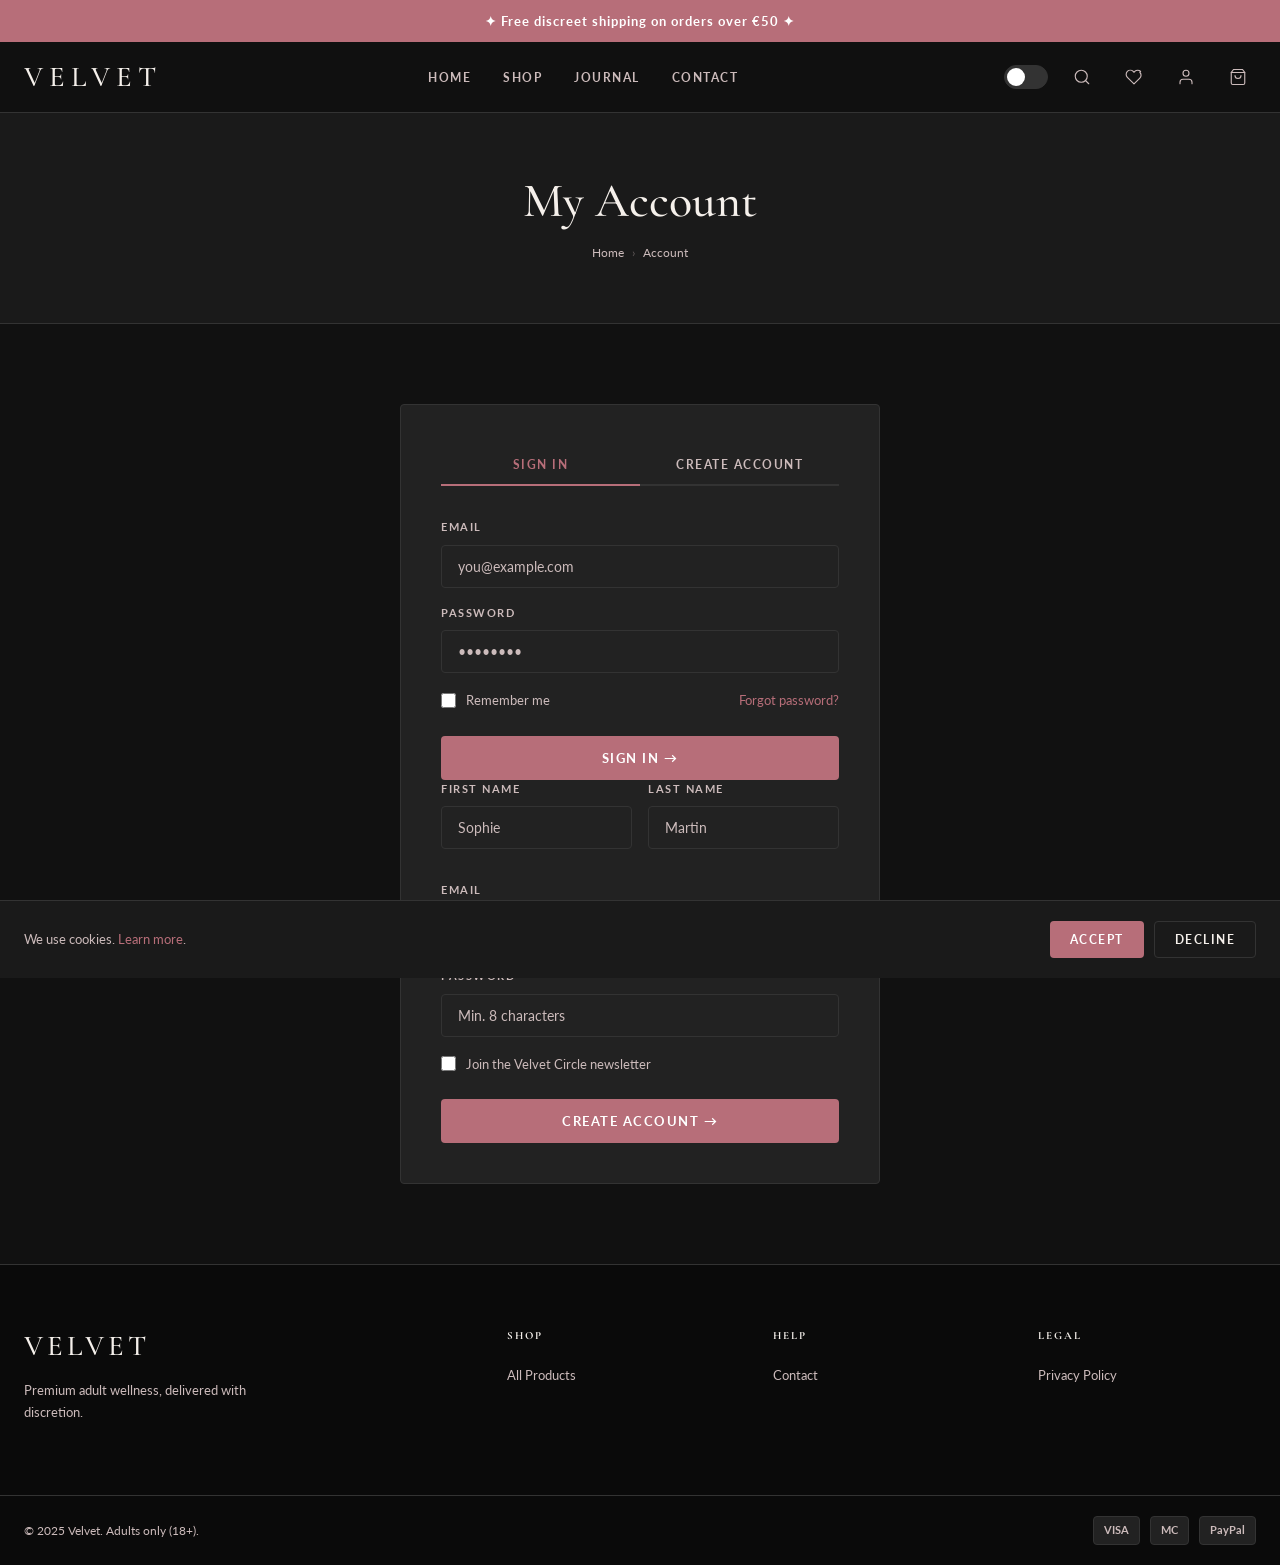
<file: account.html>
<!DOCTYPE html>
<html lang="en">
<head>
  <meta charset="UTF-8">
  <meta name="viewport" content="width=device-width, initial-scale=1.0">
  <title>Account — Velvet</title>
  <link rel="stylesheet" href="style.css">
</head>
<body>
<div id="page-loader"><div class="spinner"></div></div>
<div id="toast-container"></div>
<div id="announcement-bar">✦ Free discreet shipping on orders over €50 ✦</div>

<nav id="navbar">
  <div class="nav-inner">
    <a href="index.html" class="nav-logo">VELVET</a>
    <ul class="nav-links">
      <li><a href="index.html">Home</a></li>
      <li><a href="shop.html">Shop</a></li>
      <li><a href="blog.html">Journal</a></li>
      <li><a href="contact.html">Contact</a></li>
    </ul>
    <div class="nav-actions">
      <button class="nav-icon-btn theme-toggle"></button>
      <button class="nav-icon-btn" id="nav-search-btn"><svg width="18" height="18" viewBox="0 0 24 24" fill="none" stroke="currentColor" stroke-width="1.5" stroke-linecap="round"><circle cx="11" cy="11" r="8"/><path d="m21 21-4.35-4.35"/></svg></button>
      <a href="wishlist.html" class="nav-icon-btn"><svg width="18" height="18" viewBox="0 0 24 24" fill="none" stroke="currentColor" stroke-width="1.5" stroke-linecap="round" stroke-linejoin="round"><path d="M20.84 4.61a5.5 5.5 0 0 0-7.78 0L12 5.67l-1.06-1.06a5.5 5.5 0 0 0-7.78 7.78L12 21.23l7.78-7.78a5.5 5.5 0 0 0 0-7.78z"/></svg></a>
      <a href="account.html" class="nav-icon-btn"><svg width="18" height="18" viewBox="0 0 24 24" fill="none" stroke="currentColor" stroke-width="1.5" stroke-linecap="round"><path d="M20 21v-2a4 4 0 0 0-4-4H8a4 4 0 0 0-4 4v2"/><circle cx="12" cy="7" r="4"/></svg></a>
      <a href="cart.html" class="nav-icon-btn"><svg width="18" height="18" viewBox="0 0 24 24" fill="none" stroke="currentColor" stroke-width="1.5" stroke-linecap="round"><path d="M6 2 3 6v14a2 2 0 0 0 2 2h14a2 2 0 0 0 2-2V6l-3-4z"/><line x1="3" y1="6" x2="21" y2="6"/><path d="M16 10a4 4 0 0 1-8 0"/></svg><span class="cart-badge" style="display:none">0</span></a>
      <button class="hamburger" id="hamburger"><span></span><span></span><span></span></button>
    </div>
  </div>
</nav>

<div id="mobile-menu-overlay"></div>
<div id="mobile-menu">
  <button class="mobile-close" id="mobile-close">✕</button>
  <ul class="mobile-nav-links">
    <li><a href="index.html">Home</a></li><li><a href="shop.html">Shop</a></li>
    <li><a href="wishlist.html">Wishlist</a></li><li><a href="account.html">Account</a></li><li><a href="cart.html">Cart</a></li>
  </ul>
</div>

<div id="nav-search-overlay">
  <button class="nav-search-close" id="nav-search-close">✕</button>
  <div class="nav-search-inner">
    <div class="nav-search-input-wrap"><span>🔍</span><input type="text" id="nav-search-input" placeholder="Search products…"></div>
  </div>
</div>

<div class="page-header">
  <h1>My Account</h1>
  <div class="breadcrumb"><a href="index.html">Home</a><span class="breadcrumb-sep">›</span><span>Account</span></div>
</div>

<section class="section">
  <div class="container">

    <!-- Auth Box (shown when logged out) -->
    <div id="auth-box">
      <div class="auth-container">
        <div class="auth-form-panel">
          <div class="auth-tabs">
            <button class="auth-tab active" data-tab="login">Sign In</button>
            <button class="auth-tab" data-tab="register">Create Account</button>
          </div>

          <!-- Login Panel -->
          <div class="auth-panel active" id="auth-login">
            <form id="login-form">
              <div class="form-group">
                <label class="form-label">Email</label>
                <input type="email" class="form-input" placeholder="you@example.com" required>
              </div>
              <div class="form-group">
                <label class="form-label">Password</label>
                <input type="password" class="form-input" placeholder="••••••••" required>
              </div>
              <div style="display:flex;justify-content:space-between;align-items:center;margin-bottom:24px;font-size:13px">
                <label class="filter-option" style="margin:0"><input type="checkbox" style="accent-color:var(--accent)"> Remember me</label>
                <a href="#" style="color:var(--accent)">Forgot password?</a>
              </div>
              <button type="submit" class="btn" style="width:100%;padding:14px">Sign In →</button>
            </form>
          </div>

          <!-- Register Panel -->
          <div class="auth-panel" id="auth-register">
            <form id="register-form">
              <div class="form-row">
                <div class="form-group">
                  <label class="form-label">First Name</label>
                  <input type="text" class="form-input" placeholder="Sophie" required>
                </div>
                <div class="form-group">
                  <label class="form-label">Last Name</label>
                  <input type="text" class="form-input" placeholder="Martin" required>
                </div>
              </div>
              <div class="form-group">
                <label class="form-label">Email</label>
                <input type="email" class="form-input" placeholder="you@example.com" required>
              </div>
              <div class="form-group">
                <label class="form-label">Password</label>
                <input type="password" class="form-input" placeholder="Min. 8 characters" required>
              </div>
              <div style="margin-bottom:24px;font-size:13px">
                <label class="filter-option"><input type="checkbox" style="accent-color:var(--accent)"> Join the Velvet Circle newsletter</label>
              </div>
              <button type="submit" class="btn" style="width:100%;padding:14px">Create Account →</button>
            </form>
          </div>
        </div>
      </div>
    </div>

    <!-- Dashboard (shown after login) -->
    <div id="dashboard-view" style="display:none">

      <div style="display:flex;align-items:center;justify-content:space-between;margin-bottom:40px;flex-wrap:wrap;gap:16px">
        <div>
          <h2 style="margin-bottom:4px">Welcome back, Sophie 👋</h2>
          <p style="font-size:13px">Member since January 2024 · Velvet Circle member</p>
        </div>
        <button class="btn btn-ghost" style="padding:10px 20px;font-size:12px" onclick="document.getElementById('dashboard-view').style.display='none';document.getElementById('auth-box').style.display='block'">Sign Out</button>
      </div>

      <!-- Dashboard cards -->
      <div class="account-dashboard">
        <div class="dash-card" onclick="document.querySelectorAll('.account-tab')[0].click()">
          <div class="dash-card-icon">📦</div>
          <h4>Orders</h4>
          <p style="color:var(--accent);font-weight:700">3 orders</p>
        </div>
        <div class="dash-card" onclick="document.querySelectorAll('.account-tab')[1].click()">
          <div class="dash-card-icon">📍</div>
          <h4>Addresses</h4>
          <p>1 saved</p>
        </div>
        <div class="dash-card" onclick="window.location.href='wishlist.html'">
          <div class="dash-card-icon">♡</div>
          <h4>Wishlist</h4>
          <p>View saved items</p>
        </div>
        <div class="dash-card" onclick="document.querySelectorAll('.account-tab')[2].click()">
          <div class="dash-card-icon">⚙️</div>
          <h4>Settings</h4>
          <p>Edit profile</p>
        </div>
      </div>

      <!-- Account Tabs -->
      <div class="account-tabs">
        <button class="account-tab active" data-tab="orders">Order History</button>
        <button class="account-tab" data-tab="addresses">Addresses</button>
        <button class="account-tab" data-tab="settings">Settings</button>
      </div>

      <!-- Orders Panel -->
      <div class="account-panel active" id="panel-orders">
        <table class="order-table">
          <thead>
            <tr>
              <th>Order</th>
              <th>Date</th>
              <th>Items</th>
              <th>Total</th>
              <th>Status</th>
              <th></th>
            </tr>
          </thead>
          <tbody>
            <tr>
              <td>#VLT-2847</td>
              <td>15 May 2025</td>
              <td>2 items</td>
              <td>€149.98</td>
              <td><span class="status-badge status-delivered">Delivered</span></td>
              <td><a href="#" style="color:var(--accent);font-size:12px">View</a></td>
            </tr>
            <tr>
              <td>#VLT-2691</td>
              <td>2 Apr 2025</td>
              <td>1 item</td>
              <td>€89.99</td>
              <td><span class="status-badge status-shipped">Shipped</span></td>
              <td><a href="#" style="color:var(--accent);font-size:12px">Track</a></td>
            </tr>
            <tr>
              <td>#VLT-2104</td>
              <td>18 Jan 2025</td>
              <td>3 items</td>
              <td>€224.97</td>
              <td><span class="status-badge status-delivered">Delivered</span></td>
              <td><a href="#" style="color:var(--accent);font-size:12px">View</a></td>
            </tr>
          </tbody>
        </table>
      </div>

      <!-- Addresses Panel -->
      <div class="account-panel" id="panel-addresses">
        <div style="display:grid;grid-template-columns:repeat(auto-fill,minmax(280px,1fr));gap:20px">
          <div style="background:var(--card-bg);border:1px solid var(--accent);border-radius:var(--radius);padding:24px;position:relative">
            <span style="position:absolute;top:12px;right:12px;font-size:10px;background:var(--accent);color:#fff;padding:3px 8px;border-radius:2px;font-weight:700;letter-spacing:.5px">DEFAULT</span>
            <h4 style="margin-bottom:8px">Sophie Martin</h4>
            <p style="font-size:13px;line-height:1.8">12 Rue de la Paix<br>Apt 4B<br>75001 Paris<br>France</p>
            <div style="margin-top:16px;display:flex;gap:10px">
              <button class="btn btn-ghost" style="padding:8px 16px;font-size:11px">Edit</button>
              <button class="btn btn-ghost" style="padding:8px 16px;font-size:11px">Delete</button>
            </div>
          </div>
          <div style="background:var(--card-bg);border:2px dashed var(--card-border);border-radius:var(--radius);padding:24px;display:flex;align-items:center;justify-content:center;cursor:pointer;transition:border-color var(--transition)" onmouseenter="this.style.borderColor='var(--accent)'" onmouseleave="this.style.borderColor='var(--card-border)'" onclick="showToast('Address form coming soon','default','📍')">
            <div style="text-align:center;color:var(--text-secondary)">
              <div style="font-size:28px;margin-bottom:8px">+</div>
              <div style="font-size:13px">Add New Address</div>
            </div>
          </div>
        </div>
      </div>

      <!-- Settings Panel -->
      <div class="account-panel" id="panel-settings">
        <div style="max-width:480px">
          <h3 style="margin-bottom:24px;font-size:1.1rem">Profile Settings</h3>
          <div class="form-row">
            <div class="form-group">
              <label class="form-label">First Name</label>
              <input type="text" class="form-input" value="Sophie">
            </div>
            <div class="form-group">
              <label class="form-label">Last Name</label>
              <input type="text" class="form-input" value="Martin">
            </div>
          </div>
          <div class="form-group">
            <label class="form-label">Email</label>
            <input type="email" class="form-input" value="sophie@example.com">
          </div>
          <div class="form-group">
            <label class="form-label">New Password</label>
            <input type="password" class="form-input" placeholder="Leave blank to keep current">
          </div>
          <div style="margin:24px 0;padding:20px;background:var(--card-bg);border:1px solid var(--card-border);border-radius:var(--radius)">
            <div class="filter-group-title" style="margin-bottom:12px">Communication Preferences</div>
            <label class="filter-option"><input type="checkbox" checked style="accent-color:var(--accent)"> Newsletter &amp; exclusive offers</label>
            <label class="filter-option"><input type="checkbox" checked style="accent-color:var(--accent)"> Order updates</label>
            <label class="filter-option"><input type="checkbox" style="accent-color:var(--accent)"> New arrivals &amp; restocks</label>
          </div>
          <button class="btn" style="padding:12px 32px" onclick="showToast('Settings saved!','success','✓')">Save Changes</button>
        </div>
      </div>

    </div>
  </div>
</section>

<footer>
  <div class="footer-grid">
    <div class="footer-brand"><h3>VELVET</h3><p>Premium adult wellness, delivered with discretion.</p></div>
    <div class="footer-col"><h4>Shop</h4><ul><li><a href="shop.html">All Products</a></li></ul></div>
    <div class="footer-col"><h4>Help</h4><ul><li><a href="contact.html">Contact</a></li></ul></div>
    <div class="footer-col"><h4>Legal</h4><ul><li><a href="#">Privacy Policy</a></li></ul></div>
  </div>
  <div class="footer-bottom">
    <p class="footer-bottom-text">© 2025 Velvet. Adults only (18+).</p>
    <div class="payment-icons"><span class="payment-icon">VISA</span><span class="payment-icon">MC</span><span class="payment-icon">PayPal</span></div>
  </div>
</footer>

<div id="cookie-banner">
  <p class="cookie-text">We use cookies. <a href="#">Learn more</a>.</p>
  <div class="cookie-btns">
    <button class="btn" id="cookie-accept" style="padding:10px 20px;font-size:12px">Accept</button>
    <button class="btn btn-ghost" id="cookie-decline" style="padding:10px 20px;font-size:12px">Decline</button>
  </div>
</div>
<button id="back-to-top">↑</button>
<script src="script.js"></script>
</body>
</html>
</file>
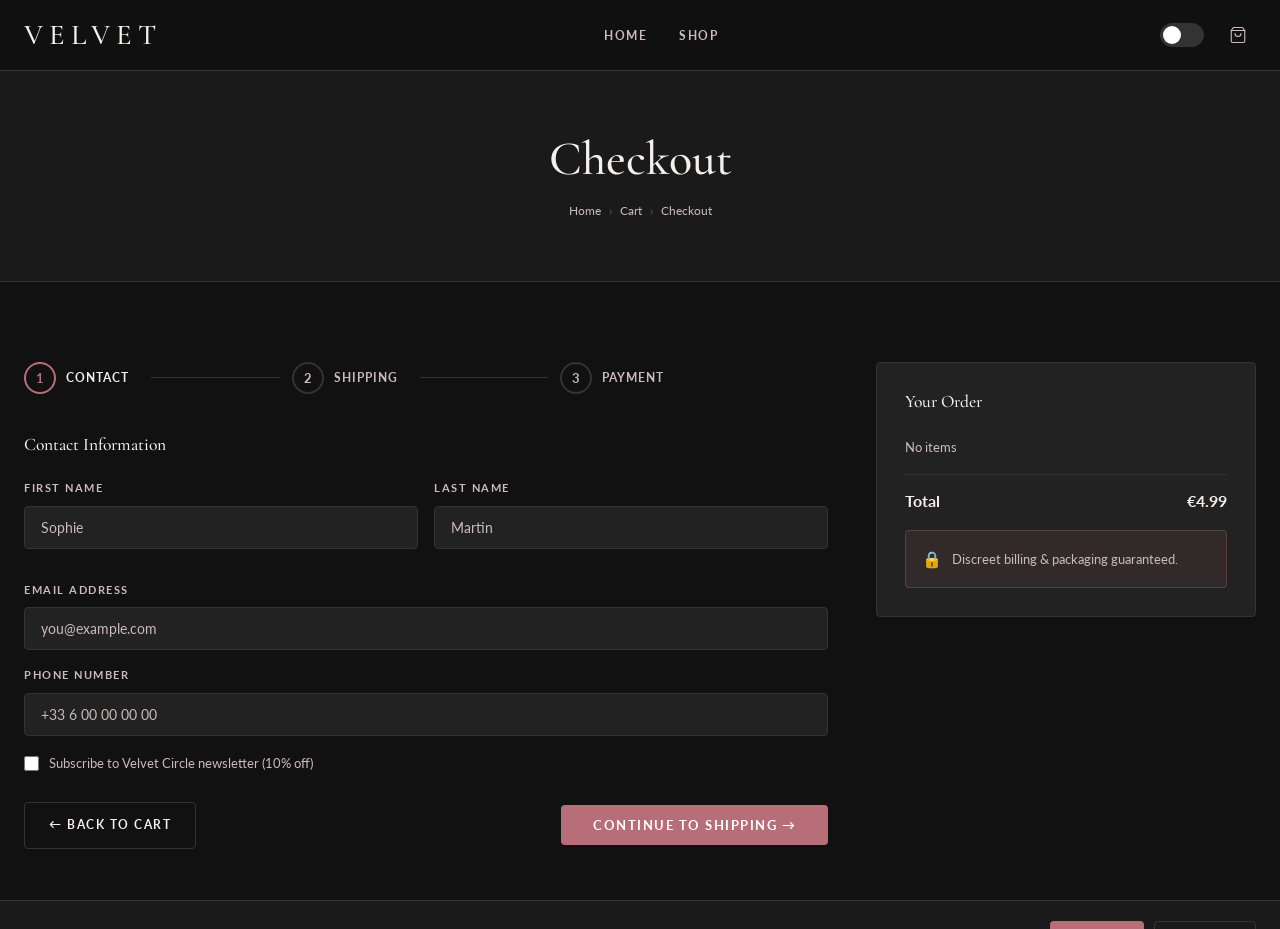
<file: checkout.html>
<!DOCTYPE html>
<html lang="en">
<head>
  <meta charset="UTF-8">
  <meta name="viewport" content="width=device-width, initial-scale=1.0">
  <title>Checkout — Velvet</title>
  <link rel="stylesheet" href="style.css">
</head>
<body>
<div id="page-loader"><div class="spinner"></div></div>
<div id="toast-container"></div>

<nav id="navbar">
  <div class="nav-inner">
    <a href="index.html" class="nav-logo">VELVET</a>
    <ul class="nav-links">
      <li><a href="index.html">Home</a></li>
      <li><a href="shop.html">Shop</a></li>
    </ul>
    <div class="nav-actions">
      <button class="nav-icon-btn theme-toggle"></button>
      <a href="cart.html" class="nav-icon-btn"><svg width="18" height="18" viewBox="0 0 24 24" fill="none" stroke="currentColor" stroke-width="1.5" stroke-linecap="round"><path d="M6 2 3 6v14a2 2 0 0 0 2 2h14a2 2 0 0 0 2-2V6l-3-4z"/><line x1="3" y1="6" x2="21" y2="6"/><path d="M16 10a4 4 0 0 1-8 0"/></svg><span class="cart-badge" style="display:none">0</span></a>
    </div>
  </div>
</nav>

<div class="page-header">
  <h1>Checkout</h1>
  <div class="breadcrumb">
    <a href="index.html">Home</a><span class="breadcrumb-sep">›</span>
    <a href="cart.html">Cart</a><span class="breadcrumb-sep">›</span>
    <span>Checkout</span>
  </div>
</div>

<section class="section">
  <div class="container">
    <div class="checkout-layout">

      <!-- Left: Forms -->
      <div>
        <!-- Progress Bar -->
        <div class="checkout-progress">
          <div class="checkout-step-item active">
            <div class="step-num">1</div>
            <span class="step-label">Contact</span>
          </div>
          <div class="checkout-step-item">
            <div class="step-num">2</div>
            <span class="step-label">Shipping</span>
          </div>
          <div class="checkout-step-item">
            <div class="step-num">3</div>
            <span class="step-label">Payment</span>
          </div>
        </div>

        <!-- Step 1: Contact -->
        <div class="checkout-form active" id="step-1">
          <h3 class="form-section-title">Contact Information</h3>
          <div class="form-row">
            <div class="form-group">
              <label class="form-label">First Name</label>
              <input type="text" class="form-input" placeholder="Sophie">
            </div>
            <div class="form-group">
              <label class="form-label">Last Name</label>
              <input type="text" class="form-input" placeholder="Martin">
            </div>
          </div>
          <div class="form-group">
            <label class="form-label">Email Address</label>
            <input type="email" class="form-input" placeholder="you@example.com">
          </div>
          <div class="form-group">
            <label class="form-label">Phone Number</label>
            <input type="tel" class="form-input" placeholder="+33 6 00 00 00 00">
          </div>
          <div style="margin-top:12px">
            <label class="filter-option" style="font-size:13px">
              <input type="checkbox" style="accent-color:var(--accent)"> Subscribe to Velvet Circle newsletter (10% off)
            </label>
          </div>
          <div class="form-actions">
            <a href="cart.html" class="btn btn-ghost" style="padding:12px 24px;font-size:12px">← Back to Cart</a>
            <button class="btn step-next">Continue to Shipping →</button>
          </div>
        </div>

        <!-- Step 2: Shipping -->
        <div class="checkout-form" id="step-2">
          <h3 class="form-section-title">Shipping Address</h3>
          <div class="form-group">
            <label class="form-label">Address Line 1</label>
            <input type="text" class="form-input" placeholder="12 Rue de la Paix">
          </div>
          <div class="form-group">
            <label class="form-label">Address Line 2 (optional)</label>
            <input type="text" class="form-input" placeholder="Apt 4B">
          </div>
          <div class="form-row">
            <div class="form-group">
              <label class="form-label">City</label>
              <input type="text" class="form-input" placeholder="Paris">
            </div>
            <div class="form-group">
              <label class="form-label">Postal Code</label>
              <input type="text" class="form-input" placeholder="75001">
            </div>
          </div>
          <div class="form-group">
            <label class="form-label">Country</label>
            <select class="form-input">
              <option>France</option>
              <option>Germany</option>
              <option>Spain</option>
              <option>Italy</option>
              <option>Netherlands</option>
              <option>Belgium</option>
              <option>United Kingdom</option>
              <option>Switzerland</option>
              <option>Austria</option>
              <option>Other</option>
            </select>
          </div>

          <!-- Shipping options -->
          <div style="margin-top:24px">
            <div class="filter-group-title" style="margin-bottom:16px">Shipping Method</div>
            <div style="display:flex;flex-direction:column;gap:10px">
              <label style="display:flex;align-items:center;gap:12px;padding:14px 16px;background:var(--card-bg);border:1px solid var(--accent);border-radius:var(--radius);cursor:pointer">
                <input type="radio" name="shipping" value="standard" checked style="accent-color:var(--accent)">
                <span style="flex:1;font-size:14px">Standard — 2–3 business days</span>
                <span style="font-size:14px;font-weight:700;color:var(--accent)">FREE</span>
              </label>
              <label style="display:flex;align-items:center;gap:12px;padding:14px 16px;background:var(--card-bg);border:1px solid var(--card-border);border-radius:var(--radius);cursor:pointer">
                <input type="radio" name="shipping" value="express" style="accent-color:var(--accent)">
                <span style="flex:1;font-size:14px">Express — next business day</span>
                <span style="font-size:14px;font-weight:700">€9.99</span>
              </label>
            </div>
          </div>

          <div class="discreet-notice">
            <span class="notice-icon">📦</span>
            <span>Delivered in plain, unmarked packaging. No product names or branding visible externally.</span>
          </div>

          <div class="form-actions">
            <button class="btn btn-ghost step-back" style="padding:12px 24px;font-size:12px">← Back</button>
            <button class="btn step-next">Continue to Payment →</button>
          </div>
        </div>

        <!-- Step 3: Payment -->
        <div class="checkout-form" id="step-3">
          <h3 class="form-section-title">Payment Details</h3>
          <div class="form-group">
            <label class="form-label">Card Number</label>
            <input type="text" class="form-input" placeholder="1234 5678 9012 3456" maxlength="19">
          </div>
          <div class="form-row">
            <div class="form-group">
              <label class="form-label">Expiry Date</label>
              <input type="text" class="form-input" placeholder="MM / YY" maxlength="7">
            </div>
            <div class="form-group">
              <label class="form-label">CVV</label>
              <input type="text" class="form-input" placeholder="•••" maxlength="4">
            </div>
          </div>
          <div class="form-group">
            <label class="form-label">Name on Card</label>
            <input type="text" class="form-input" placeholder="Sophie Martin">
          </div>

          <div class="discreet-notice">
            <span class="notice-icon">🔒</span>
            <span>Your card statement will show <strong>VLT Commerce Ltd</strong> — completely discreet. Secured by 256-bit SSL encryption.</span>
          </div>

          <div style="display:flex;gap:10px;margin-top:16px;flex-wrap:wrap">
            <span class="payment-icon" style="font-size:13px;padding:6px 12px">VISA</span>
            <span class="payment-icon" style="font-size:13px;padding:6px 12px">Mastercard</span>
            <span class="payment-icon" style="font-size:13px;padding:6px 12px">PayPal</span>
            <span class="payment-icon" style="font-size:13px;padding:6px 12px">Apple Pay</span>
          </div>

          <div class="form-actions">
            <button class="btn btn-ghost step-back" style="padding:12px 24px;font-size:12px">← Back</button>
            <button class="btn step-next" style="padding:14px 36px">Place Order 🎉</button>
          </div>
        </div>
      </div>

      <!-- Right: Order Summary -->
      <div class="order-summary">
        <h3>Your Order</h3>
        <div id="checkout-summary-items"></div>
        <div class="summary-line total" style="margin-top:16px">
          <span>Total</span><span id="checkout-total">€0.00</span>
        </div>
        <div class="discreet-notice" style="margin-top:16px">
          <span class="notice-icon">🔒</span>
          <span>Discreet billing &amp; packaging guaranteed.</span>
        </div>
      </div>

    </div>
  </div>
</section>

<div id="cookie-banner">
  <p class="cookie-text">We use cookies. <a href="#">Learn more</a>.</p>
  <div class="cookie-btns">
    <button class="btn" id="cookie-accept" style="padding:10px 20px;font-size:12px">Accept</button>
    <button class="btn btn-ghost" id="cookie-decline" style="padding:10px 20px;font-size:12px">Decline</button>
  </div>
</div>
<button id="back-to-top">↑</button>
<script src="script.js"></script>
</body>
</html>
</file>
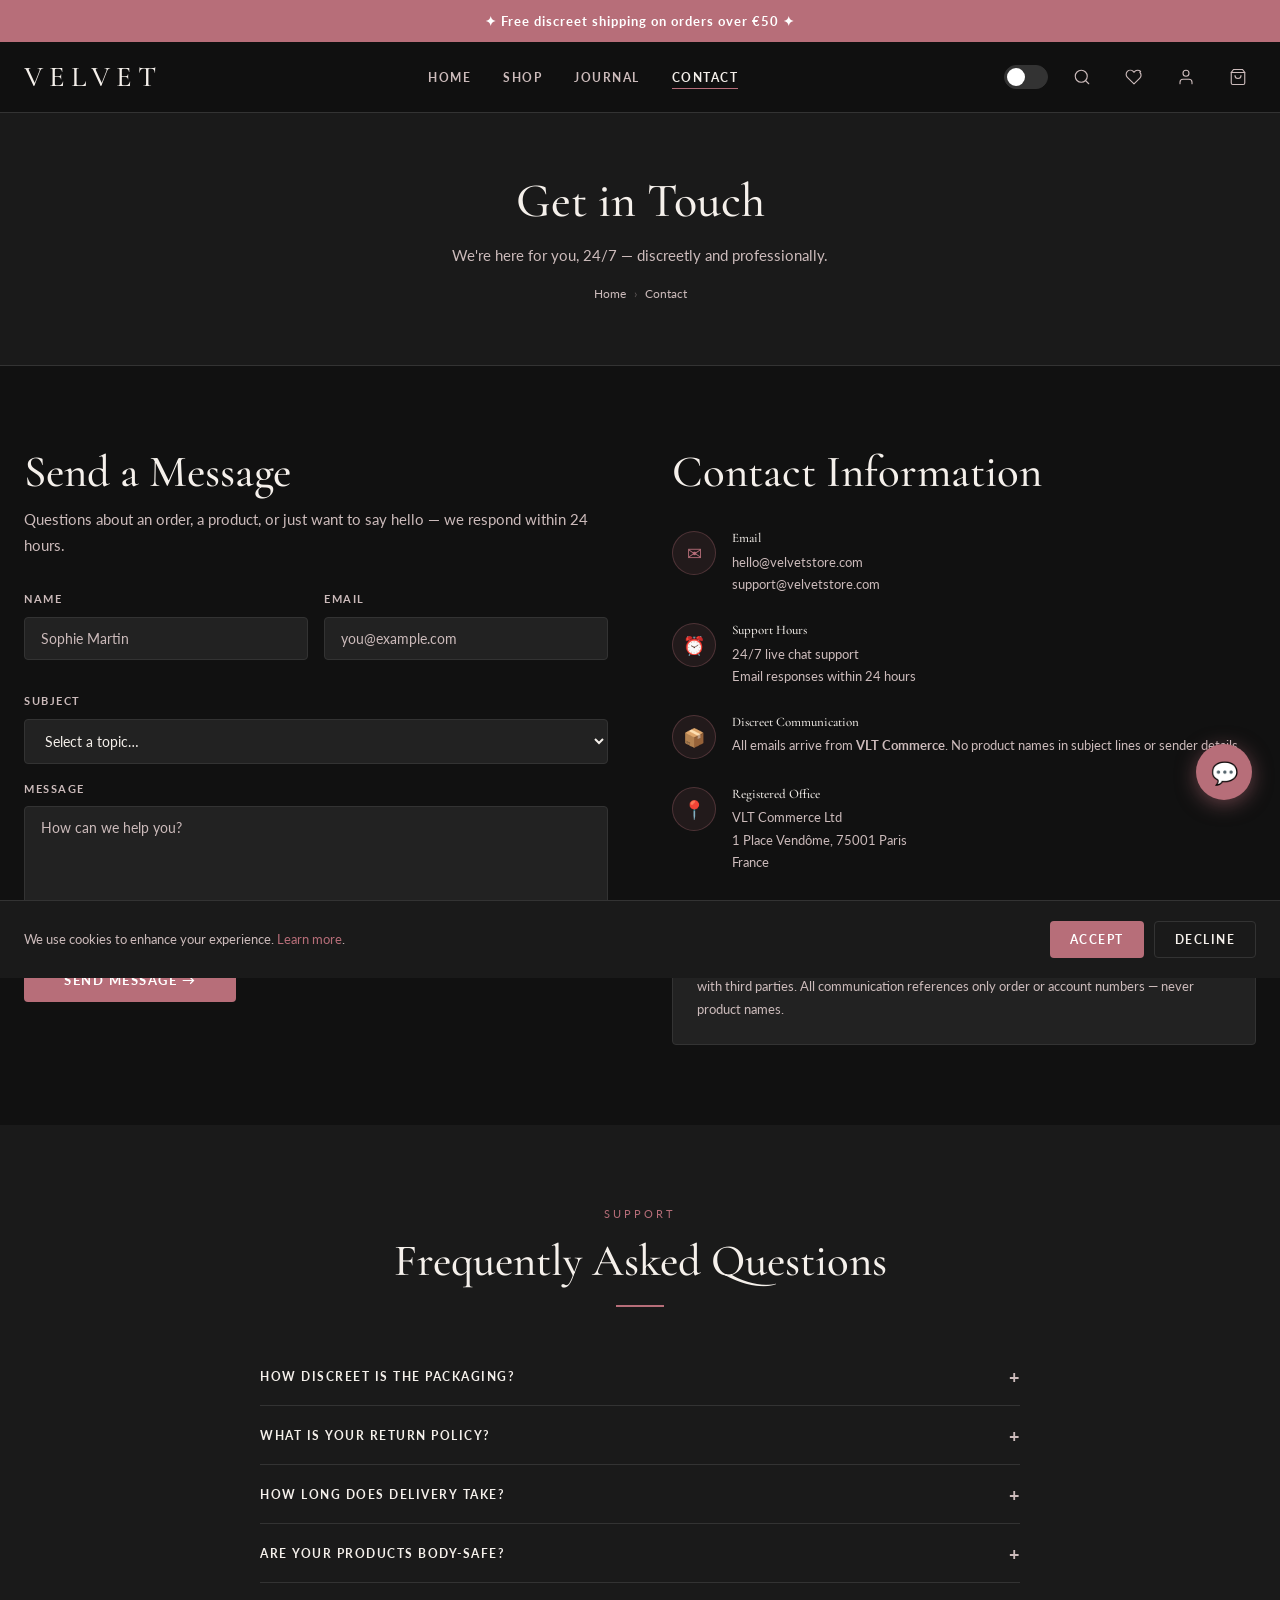
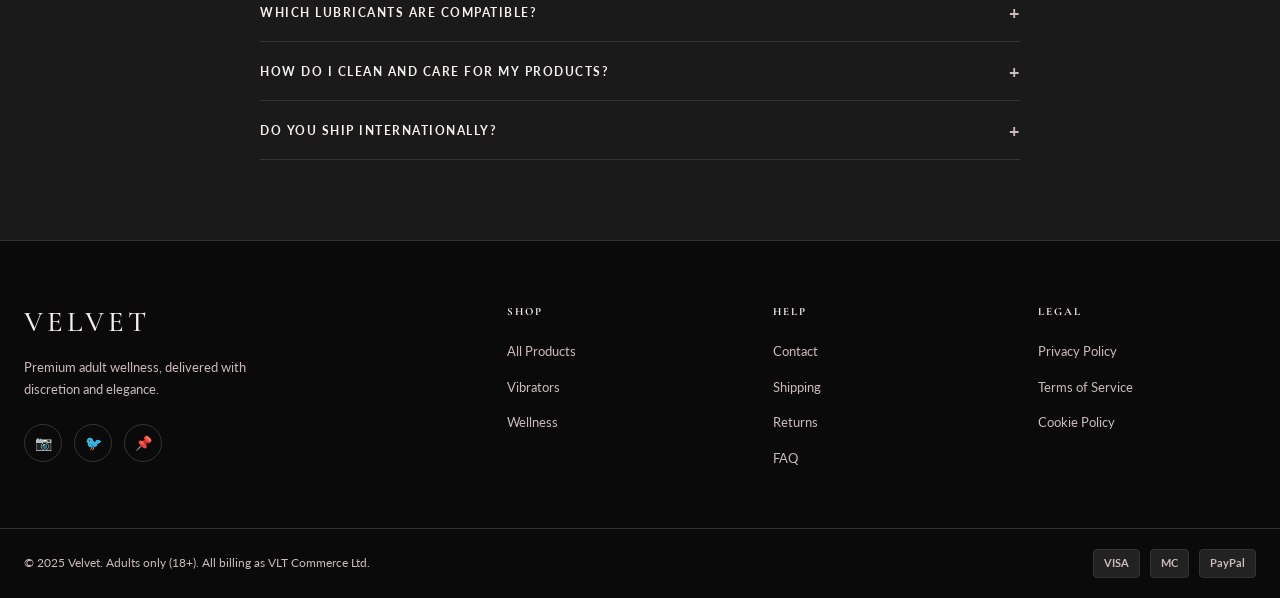
<file: contact.html>
<!DOCTYPE html>
<html lang="en">
<head>
  <meta charset="UTF-8">
  <meta name="viewport" content="width=device-width, initial-scale=1.0">
  <title>Contact — Velvet</title>
  <link rel="stylesheet" href="style.css">
</head>
<body>
<div id="page-loader"><div class="spinner"></div></div>
<div id="toast-container"></div>
<div id="announcement-bar">✦ Free discreet shipping on orders over €50 ✦</div>

<nav id="navbar">
  <div class="nav-inner">
    <a href="index.html" class="nav-logo">VELVET</a>
    <ul class="nav-links">
      <li><a href="index.html">Home</a></li>
      <li><a href="shop.html">Shop</a></li>
      <li><a href="blog.html">Journal</a></li>
      <li><a href="contact.html">Contact</a></li>
    </ul>
    <div class="nav-actions">
      <button class="nav-icon-btn theme-toggle"></button>
      <button class="nav-icon-btn" id="nav-search-btn"><svg width="18" height="18" viewBox="0 0 24 24" fill="none" stroke="currentColor" stroke-width="1.5" stroke-linecap="round"><circle cx="11" cy="11" r="8"/><path d="m21 21-4.35-4.35"/></svg></button>
      <a href="wishlist.html" class="nav-icon-btn"><svg width="18" height="18" viewBox="0 0 24 24" fill="none" stroke="currentColor" stroke-width="1.5" stroke-linecap="round" stroke-linejoin="round"><path d="M20.84 4.61a5.5 5.5 0 0 0-7.78 0L12 5.67l-1.06-1.06a5.5 5.5 0 0 0-7.78 7.78L12 21.23l7.78-7.78a5.5 5.5 0 0 0 0-7.78z"/></svg></a>
      <a href="account.html" class="nav-icon-btn"><svg width="18" height="18" viewBox="0 0 24 24" fill="none" stroke="currentColor" stroke-width="1.5" stroke-linecap="round"><path d="M20 21v-2a4 4 0 0 0-4-4H8a4 4 0 0 0-4 4v2"/><circle cx="12" cy="7" r="4"/></svg></a>
      <a href="cart.html" class="nav-icon-btn"><svg width="18" height="18" viewBox="0 0 24 24" fill="none" stroke="currentColor" stroke-width="1.5" stroke-linecap="round"><path d="M6 2 3 6v14a2 2 0 0 0 2 2h14a2 2 0 0 0 2-2V6l-3-4z"/><line x1="3" y1="6" x2="21" y2="6"/><path d="M16 10a4 4 0 0 1-8 0"/></svg><span class="cart-badge" style="display:none">0</span></a>
      <button class="hamburger" id="hamburger"><span></span><span></span><span></span></button>
    </div>
  </div>
</nav>

<div id="mobile-menu-overlay"></div>
<div id="mobile-menu">
  <button class="mobile-close" id="mobile-close">✕</button>
  <ul class="mobile-nav-links">
    <li><a href="index.html">Home</a></li><li><a href="shop.html">Shop</a></li>
    <li><a href="blog.html">Journal</a></li><li><a href="contact.html">Contact</a></li>
    <li><a href="wishlist.html">Wishlist</a></li><li><a href="account.html">Account</a></li>
  </ul>
</div>

<div id="nav-search-overlay">
  <button class="nav-search-close" id="nav-search-close">✕</button>
  <div class="nav-search-inner">
    <div class="nav-search-input-wrap"><span>🔍</span><input type="text" id="nav-search-input" placeholder="Search products…"></div>
  </div>
</div>

<div class="page-header">
  <h1>Get in Touch</h1>
  <p style="color:var(--text-secondary);margin-top:8px">We're here for you, 24/7 — discreetly and professionally.</p>
  <div class="breadcrumb" style="margin-top:16px"><a href="index.html">Home</a><span class="breadcrumb-sep">›</span><span>Contact</span></div>
</div>

<!-- Contact Section -->
<section class="section">
  <div class="container">
    <div class="contact-layout">

      <!-- Form -->
      <div class="contact-form-area fade-in">
        <h2 style="margin-bottom:8px">Send a Message</h2>
        <p style="margin-bottom:32px">Questions about an order, a product, or just want to say hello — we respond within 24 hours.</p>

        <form id="contact-form">
          <div class="form-row">
            <div class="form-group">
              <label class="form-label">Name</label>
              <input type="text" class="form-input" placeholder="Sophie Martin" required>
            </div>
            <div class="form-group">
              <label class="form-label">Email</label>
              <input type="email" class="form-input" placeholder="you@example.com" required>
            </div>
          </div>
          <div class="form-group">
            <label class="form-label">Subject</label>
            <select class="form-input" required>
              <option value="">Select a topic…</option>
              <option>Order Question</option>
              <option>Shipping &amp; Delivery</option>
              <option>Returns &amp; Refunds</option>
              <option>Product Question</option>
              <option>Privacy &amp; Discretion</option>
              <option>Other</option>
            </select>
          </div>
          <div class="form-group">
            <label class="form-label">Message</label>
            <textarea class="form-input" rows="6" placeholder="How can we help you?" required style="resize:vertical"></textarea>
          </div>
          <button type="submit" class="btn" style="padding:14px 40px">Send Message →</button>
        </form>
      </div>

      <!-- Info -->
      <div class="contact-info-area fade-in">
        <h2 style="margin-bottom:32px">Contact Information</h2>

        <div class="contact-info-item">
          <div class="contact-info-icon">✉</div>
          <div class="contact-info-text">
            <h4>Email</h4>
            <p>hello@velvetstore.com<br>support@velvetstore.com</p>
          </div>
        </div>

        <div class="contact-info-item">
          <div class="contact-info-icon">⏰</div>
          <div class="contact-info-text">
            <h4>Support Hours</h4>
            <p>24/7 live chat support<br>Email responses within 24 hours</p>
          </div>
        </div>

        <div class="contact-info-item">
          <div class="contact-info-icon">📦</div>
          <div class="contact-info-text">
            <h4>Discreet Communication</h4>
            <p>All emails arrive from <strong>VLT Commerce</strong>. No product names in subject lines or sender details.</p>
          </div>
        </div>

        <div class="contact-info-item">
          <div class="contact-info-icon">📍</div>
          <div class="contact-info-text">
            <h4>Registered Office</h4>
            <p>VLT Commerce Ltd<br>1 Place Vendôme, 75001 Paris<br>France</p>
          </div>
        </div>

        <div style="background:var(--card-bg);border:1px solid var(--card-border);border-radius:var(--radius);padding:24px;margin-top:12px">
          <h4 style="margin-bottom:12px;font-size:13px">🔒 Privacy Guarantee</h4>
          <p style="font-size:13px;line-height:1.7">Your enquiry is handled with complete confidentiality. We never share customer information with third parties. All communication references only order or account numbers — never product names.</p>
        </div>
      </div>
    </div>
  </div>
</section>

<!-- FAQ Section -->
<section class="section" style="background:var(--bg-mid);padding:80px 0" id="faq">
  <div class="container">
    <div class="text-center fade-in">
      <p style="font-size:11px;letter-spacing:3px;text-transform:uppercase;color:var(--accent);margin-bottom:12px">Support</p>
      <h2 style="margin-bottom:12px">Frequently Asked Questions</h2>
      <div class="divider"></div>
    </div>
    <div style="max-width:760px;margin:0 auto" class="accordion fade-in">

      <div class="accordion-item">
        <button class="accordion-header">How discreet is the packaging? <span class="accordion-icon">+</span></button>
        <div class="accordion-body"><div class="accordion-body-inner">All orders are shipped in plain, unmarked brown or white boxes with no logos, product names, or any indication of contents. The return address label reads "VLT Commerce Ltd". Your bank statement will show "VLT Commerce Ltd" or similar — never the store name or any product description.</div></div>
      </div>

      <div class="accordion-item">
        <button class="accordion-header">What is your return policy? <span class="accordion-icon">+</span></button>
        <div class="accordion-body"><div class="accordion-body-inner">We accept returns within 30 days of delivery for unused, sealed items in their original packaging. For hygiene reasons, we cannot accept returns on opened or used products. To initiate a return, contact our support team with your order number and we'll handle everything discreetly.</div></div>
      </div>

      <div class="accordion-item">
        <button class="accordion-header">How long does delivery take? <span class="accordion-icon">+</span></button>
        <div class="accordion-body"><div class="accordion-body-inner">Standard shipping takes 2–3 business days within France and 3–5 days for international EU orders. Express next-day delivery is available for €9.99. All orders over €50 qualify for free standard shipping. You'll receive a tracking number by email once your order ships.</div></div>
      </div>

      <div class="accordion-item">
        <button class="accordion-header">Are your products body-safe? <span class="accordion-icon">+</span></button>
        <div class="accordion-body"><div class="accordion-body-inner">Absolutely. Every Velvet product is made from medical-grade, body-safe materials — primarily platinum-cured silicone, ABS plastic, and stainless steel. All products are free from BPA, phthalates, and latex. We only stock products that have passed EU safety certifications.</div></div>
      </div>

      <div class="accordion-item">
        <button class="accordion-header">Which lubricants are compatible? <span class="accordion-icon">+</span></button>
        <div class="accordion-body"><div class="accordion-body-inner">We recommend water-based lubricants for use with all silicone products. Silicone-based lubricants can degrade silicone toy surfaces over time. Oil-based lubricants are compatible with glass or metal toys but are not recommended with condoms. Each product page lists specific compatibility information.</div></div>
      </div>

      <div class="accordion-item">
        <button class="accordion-header">How do I clean and care for my products? <span class="accordion-icon">+</span></button>
        <div class="accordion-body"><div class="accordion-body-inner">Most silicone products can be cleaned with warm water and mild, unscented soap, or with a dedicated toy cleaner. Fully waterproof toys can be rinsed directly. Non-motorised silicone items can be boiled or placed in the top rack of a dishwasher (without detergent) for thorough sterilisation. Always dry thoroughly before storing.</div></div>
      </div>

      <div class="accordion-item">
        <button class="accordion-header">Do you ship internationally? <span class="accordion-icon">+</span></button>
        <div class="accordion-body"><div class="accordion-body-inner">Yes, we ship to most EU countries and select international destinations. Shipping rates and delivery times vary by location. Please note that some countries have restrictions on importing adult products — it is the customer's responsibility to ensure compliance with local laws. Contact us if you're unsure about your country.</div></div>
      </div>

    </div>
  </div>
</section>

<!-- Live Chat Bubble -->
<div id="chat-bubble">
  <div class="chat-window" id="chat-window">
    <div class="chat-header">
      <div class="chat-header-avatar">💬</div>
      <div>
        <h4>Velvet Support</h4>
        <p>Typically replies in &lt;2 min</p>
      </div>
    </div>
    <div class="chat-messages" id="chat-messages">
      <div class="chat-msg bot">
        <div class="chat-bubble-msg">Hi! Welcome to Velvet 💜 How can we help you today?</div>
      </div>
    </div>
    <div class="chat-input-area">
      <input type="text" id="chat-input-field" placeholder="Type a message…">
      <button class="chat-send" id="chat-send">➤</button>
    </div>
  </div>
  <button class="chat-btn" id="chat-open-btn" title="Live chat">💬</button>
</div>

<footer>
  <div class="footer-grid">
    <div class="footer-brand"><h3>VELVET</h3><p>Premium adult wellness, delivered with discretion and elegance.</p><div class="social-links"><a href="#" class="social-link">📷</a><a href="#" class="social-link">🐦</a><a href="#" class="social-link">📌</a></div></div>
    <div class="footer-col"><h4>Shop</h4><ul><li><a href="shop.html">All Products</a></li><li><a href="shop.html?category=Vibrators">Vibrators</a></li><li><a href="shop.html?category=Wellness">Wellness</a></li></ul></div>
    <div class="footer-col"><h4>Help</h4><ul><li><a href="contact.html">Contact</a></li><li><a href="#">Shipping</a></li><li><a href="#">Returns</a></li><li><a href="contact.html#faq">FAQ</a></li></ul></div>
    <div class="footer-col"><h4>Legal</h4><ul><li><a href="#">Privacy Policy</a></li><li><a href="#">Terms of Service</a></li><li><a href="#">Cookie Policy</a></li></ul></div>
  </div>
  <div class="footer-bottom">
    <p class="footer-bottom-text">© 2025 Velvet. Adults only (18+). All billing as VLT Commerce Ltd.</p>
    <div class="payment-icons"><span class="payment-icon">VISA</span><span class="payment-icon">MC</span><span class="payment-icon">PayPal</span></div>
  </div>
</footer>

<div id="cookie-banner">
  <p class="cookie-text">We use cookies to enhance your experience. <a href="#">Learn more</a>.</p>
  <div class="cookie-btns">
    <button class="btn" id="cookie-accept" style="padding:10px 20px;font-size:12px">Accept</button>
    <button class="btn btn-ghost" id="cookie-decline" style="padding:10px 20px;font-size:12px">Decline</button>
  </div>
</div>
<button id="back-to-top">↑</button>
<script src="script.js"></script>
</body>
</html>
</file>
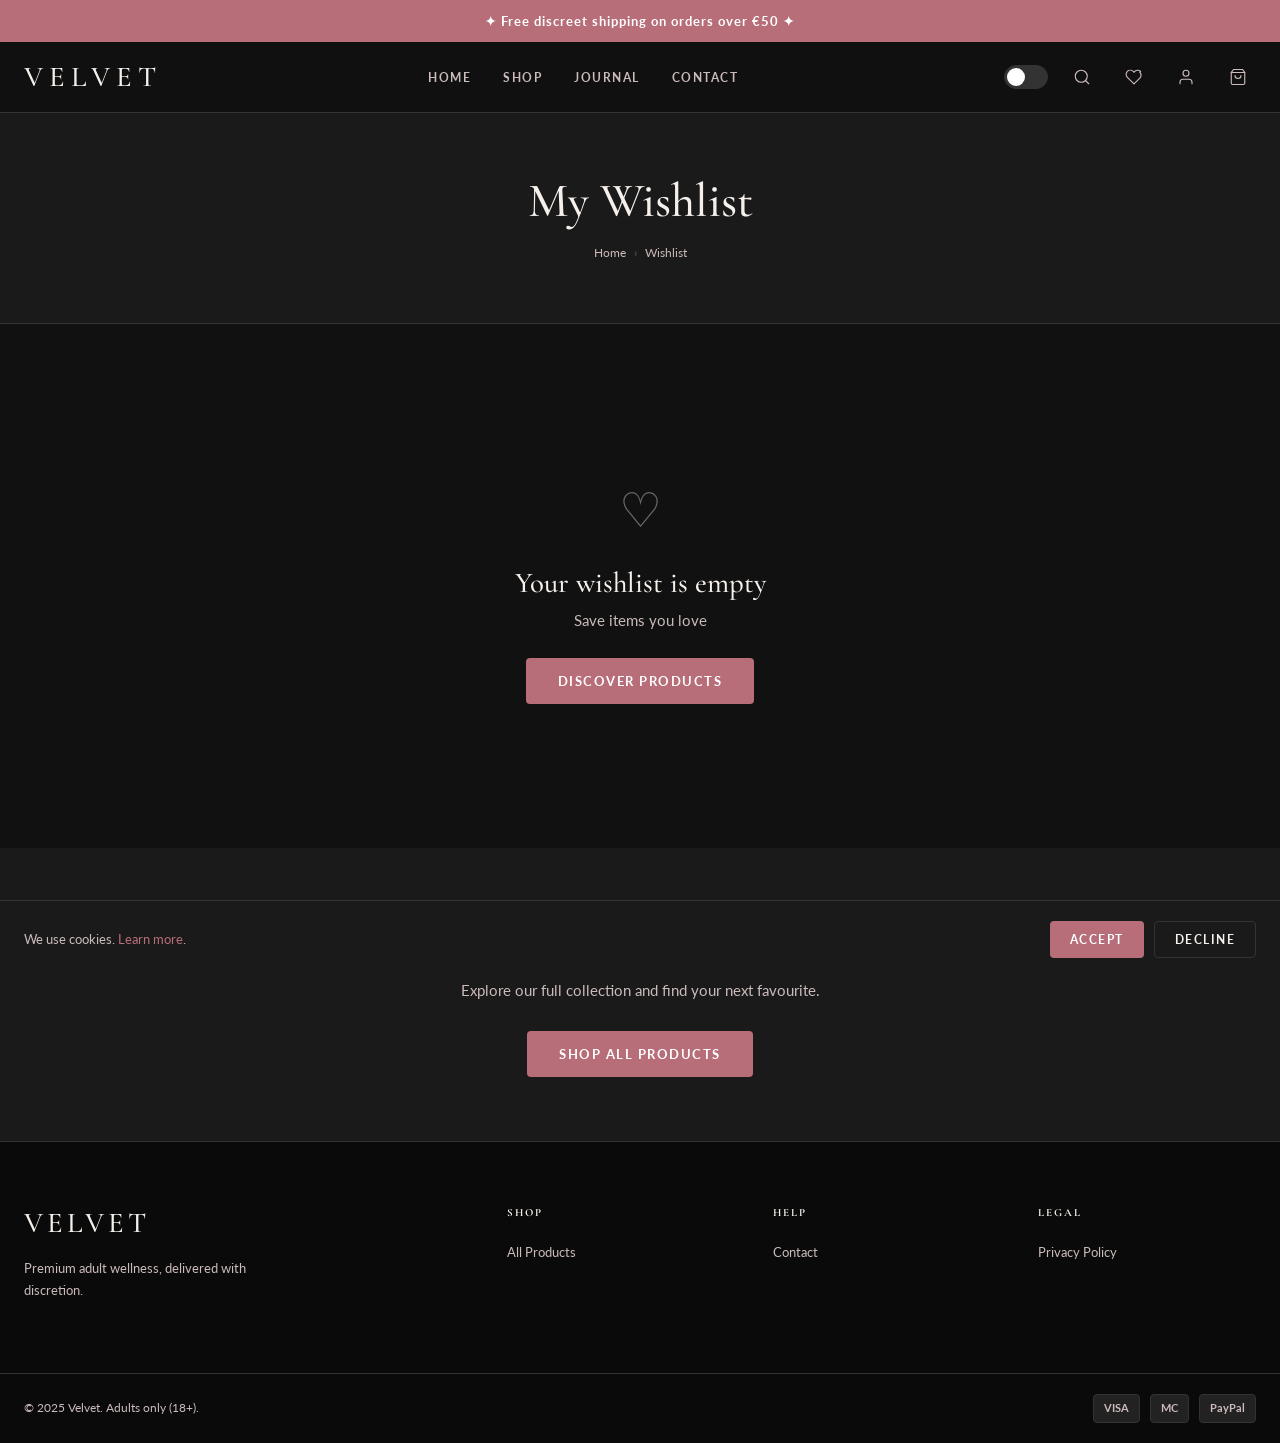
<file: wishlist.html>
<!DOCTYPE html>
<html lang="en">
<head>
  <meta charset="UTF-8">
  <meta name="viewport" content="width=device-width, initial-scale=1.0">
  <title>Wishlist — Velvet</title>
  <link rel="stylesheet" href="style.css">
</head>
<body>
<div id="page-loader"><div class="spinner"></div></div>
<div id="toast-container"></div>
<div id="announcement-bar">✦ Free discreet shipping on orders over €50 ✦</div>

<nav id="navbar">
  <div class="nav-inner">
    <a href="index.html" class="nav-logo">VELVET</a>
    <ul class="nav-links">
      <li><a href="index.html">Home</a></li>
      <li><a href="shop.html">Shop</a></li>
      <li><a href="blog.html">Journal</a></li>
      <li><a href="contact.html">Contact</a></li>
    </ul>
    <div class="nav-actions">
      <button class="nav-icon-btn theme-toggle"></button>
      <button class="nav-icon-btn" id="nav-search-btn"><svg width="18" height="18" viewBox="0 0 24 24" fill="none" stroke="currentColor" stroke-width="1.5" stroke-linecap="round"><circle cx="11" cy="11" r="8"/><path d="m21 21-4.35-4.35"/></svg></button>
      <a href="wishlist.html" class="nav-icon-btn"><svg width="18" height="18" viewBox="0 0 24 24" fill="none" stroke="currentColor" stroke-width="1.5" stroke-linecap="round" stroke-linejoin="round"><path d="M20.84 4.61a5.5 5.5 0 0 0-7.78 0L12 5.67l-1.06-1.06a5.5 5.5 0 0 0-7.78 7.78L12 21.23l7.78-7.78a5.5 5.5 0 0 0 0-7.78z"/></svg></a>
      <a href="account.html" class="nav-icon-btn"><svg width="18" height="18" viewBox="0 0 24 24" fill="none" stroke="currentColor" stroke-width="1.5" stroke-linecap="round"><path d="M20 21v-2a4 4 0 0 0-4-4H8a4 4 0 0 0-4 4v2"/><circle cx="12" cy="7" r="4"/></svg></a>
      <a href="cart.html" class="nav-icon-btn"><svg width="18" height="18" viewBox="0 0 24 24" fill="none" stroke="currentColor" stroke-width="1.5" stroke-linecap="round"><path d="M6 2 3 6v14a2 2 0 0 0 2 2h14a2 2 0 0 0 2-2V6l-3-4z"/><line x1="3" y1="6" x2="21" y2="6"/><path d="M16 10a4 4 0 0 1-8 0"/></svg><span class="cart-badge" style="display:none">0</span></a>
      <button class="hamburger" id="hamburger"><span></span><span></span><span></span></button>
    </div>
  </div>
</nav>

<div id="mobile-menu-overlay"></div>
<div id="mobile-menu">
  <button class="mobile-close" id="mobile-close">✕</button>
  <ul class="mobile-nav-links">
    <li><a href="index.html">Home</a></li><li><a href="shop.html">Shop</a></li>
    <li><a href="wishlist.html">Wishlist</a></li><li><a href="account.html">Account</a></li><li><a href="cart.html">Cart</a></li>
  </ul>
</div>

<div id="nav-search-overlay">
  <button class="nav-search-close" id="nav-search-close">✕</button>
  <div class="nav-search-inner">
    <div class="nav-search-input-wrap"><span>🔍</span><input type="text" id="nav-search-input" placeholder="Search products…"></div>
  </div>
</div>

<div class="page-header">
  <h1>My Wishlist</h1>
  <div class="breadcrumb"><a href="index.html">Home</a><span class="breadcrumb-sep">›</span><span>Wishlist</span></div>
</div>

<section class="section">
  <div class="container">
    <div id="wishlist-grid" class="wishlist-grid"></div>
  </div>
</section>

<section class="section" style="background:var(--bg-mid);padding:64px 0">
  <div class="container text-center fade-in">
    <h2 style="margin-bottom:12px">Discover More</h2>
    <p style="margin-bottom:28px">Explore our full collection and find your next favourite.</p>
    <a href="shop.html" class="btn">Shop All Products</a>
  </div>
</section>

<footer>
  <div class="footer-grid">
    <div class="footer-brand"><h3>VELVET</h3><p>Premium adult wellness, delivered with discretion.</p></div>
    <div class="footer-col"><h4>Shop</h4><ul><li><a href="shop.html">All Products</a></li></ul></div>
    <div class="footer-col"><h4>Help</h4><ul><li><a href="contact.html">Contact</a></li></ul></div>
    <div class="footer-col"><h4>Legal</h4><ul><li><a href="#">Privacy Policy</a></li></ul></div>
  </div>
  <div class="footer-bottom">
    <p class="footer-bottom-text">© 2025 Velvet. Adults only (18+).</p>
    <div class="payment-icons"><span class="payment-icon">VISA</span><span class="payment-icon">MC</span><span class="payment-icon">PayPal</span></div>
  </div>
</footer>

<div id="cookie-banner">
  <p class="cookie-text">We use cookies. <a href="#">Learn more</a>.</p>
  <div class="cookie-btns">
    <button class="btn" id="cookie-accept" style="padding:10px 20px;font-size:12px">Accept</button>
    <button class="btn btn-ghost" id="cookie-decline" style="padding:10px 20px;font-size:12px">Decline</button>
  </div>
</div>
<button id="back-to-top">↑</button>
<script src="script.js"></script>
</body>
</html>
</file>
<file: style.css>
/* ============================================================
   VELVET — style.css
   ============================================================ */
@import url('https://fonts.googleapis.com/css2?family=Cormorant+Garamond:ital,wght@0,300;0,400;0,500;0,600;0,700;1,400;1,500&family=Lato:wght@300;400;700&display=swap');

/* --- Variables --- */
:root {
  --bg-dark: #111111;
  --bg-mid: #1a1a1a;
  --card-bg: #222222;
  --card-border: #333333;
  --accent: #b76e79;
  --accent-dark: #9e5a63;
  --mauve: #c9a0a8;
  --text-primary: #f5f0eb;
  --text-secondary: #ccbbbb;
  --heading-font: 'Cormorant Garamond', serif;
  --body-font: 'Lato', sans-serif;
  --transition: 0.3s ease;
  --radius: 4px;
  --shadow: 0 4px 24px rgba(0,0,0,0.5);
}
.light-mode {
  --bg-dark: #f9f5f2;
  --bg-mid: #efe9e4;
  --card-bg: #ffffff;
  --card-border: #ddd5ce;
  --text-primary: #1a1a1a;
  --text-secondary: #5a4a4a;
}

/* --- Reset --- */
*,*::before,*::after{box-sizing:border-box;margin:0;padding:0}
html{scroll-behavior:smooth}
body{background:var(--bg-dark);color:var(--text-primary);font-family:var(--body-font);font-size:15px;line-height:1.7;overflow-x:hidden}
img{display:block;max-width:100%}
a{color:inherit;text-decoration:none}
ul{list-style:none}
button{cursor:pointer;border:none;background:none;font-family:inherit}
input,select,textarea{font-family:inherit}

/* --- Typography --- */
h1,h2,h3,h4,h5{font-family:var(--heading-font);font-weight:500;line-height:1.2;color:var(--text-primary)}
h1{font-size:clamp(2.2rem,6vw,5rem)}
h2{font-size:clamp(1.6rem,4vw,2.8rem)}
h3{font-size:clamp(1.2rem,2.5vw,1.8rem)}
p{color:var(--text-secondary)}

/* --- Utilities --- */
.container{max-width:1280px;margin:0 auto;padding:0 24px}
.section{padding:80px 0}
.text-center{text-align:center}

.btn{display:inline-block;padding:12px 32px;background:var(--accent);color:#fff;font-size:13px;font-weight:700;letter-spacing:1.5px;text-transform:uppercase;border-radius:var(--radius);transition:background var(--transition),transform var(--transition)}
.btn:hover{background:var(--accent-dark);transform:translateY(-1px)}
.btn-outline{background:transparent;border:1px solid var(--accent);color:var(--accent)}
.btn-outline:hover{background:var(--accent);color:#fff}
.btn-ghost{background:transparent;border:1px solid var(--card-border);color:var(--text-primary)}
.btn-ghost:hover{border-color:var(--accent);color:var(--accent)}

.section-title{font-size:clamp(1.6rem,3.5vw,2.5rem);margin-bottom:12px}
.section-subtitle{color:var(--text-secondary);font-size:15px;margin-bottom:48px}
.divider{width:48px;height:2px;background:var(--accent);margin:16px auto 40px}

.fade-in{opacity:0;transform:translateY(30px);transition:opacity 0.7s ease,transform 0.7s ease}
.fade-in.visible{opacity:1;transform:none}

/* ============================================================
   AGE GATE
   ============================================================ */
#age-gate{position:fixed;inset:0;background:#080808;z-index:9999;display:flex;align-items:center;justify-content:center;flex-direction:column;gap:28px;text-align:center;padding:24px}
.age-gate-logo{font-family:var(--heading-font);font-size:2.8rem;letter-spacing:8px;color:var(--text-primary)}
#age-gate h2{font-size:clamp(1.4rem,3vw,2rem);font-weight:300;color:var(--text-secondary)}
.age-gate-divider{width:60px;height:1px;background:var(--accent)}
#age-gate p{color:var(--text-secondary);max-width:400px;font-size:14px}
.age-gate-buttons{display:flex;gap:16px;flex-wrap:wrap;justify-content:center}

/* ============================================================
   LOADER
   ============================================================ */
#page-loader{position:fixed;inset:0;background:var(--bg-dark);z-index:9998;display:flex;align-items:center;justify-content:center;transition:opacity .4s,visibility .4s}
#page-loader.hidden{opacity:0;visibility:hidden;pointer-events:none}
.spinner{width:40px;height:40px;border:2px solid var(--card-border);border-top-color:var(--accent);border-radius:50%;animation:spin .8s linear infinite}
@keyframes spin{to{transform:rotate(360deg)}}

/* ============================================================
   ANNOUNCEMENT BAR
   ============================================================ */
#announcement-bar{background:var(--accent);color:#fff;text-align:center;padding:10px 24px;font-size:13px;font-weight:700;letter-spacing:1px;position:relative;z-index:100}

/* ============================================================
   NAVBAR
   ============================================================ */
#navbar{position:sticky;top:0;z-index:500;background:rgba(17,17,17,.95);backdrop-filter:blur(12px);border-bottom:1px solid var(--card-border);transition:all var(--transition)}
.light-mode #navbar{background:rgba(239,233,228,.95)}
.nav-inner{max-width:1280px;margin:0 auto;padding:0 24px;height:70px;display:flex;align-items:center;justify-content:space-between;gap:24px}
.nav-logo{font-family:var(--heading-font);font-size:1.8rem;letter-spacing:6px;color:var(--text-primary);font-weight:500;flex-shrink:0}
.nav-links{display:flex;gap:32px;align-items:center}
.nav-links a{font-size:12px;font-weight:700;letter-spacing:1.5px;text-transform:uppercase;color:var(--text-secondary);transition:color var(--transition);position:relative}
.nav-links a::after{content:'';position:absolute;bottom:-4px;left:0;width:0;height:1px;background:var(--accent);transition:width var(--transition)}
.nav-links a:hover,.nav-links a.active{color:var(--text-primary)}
.nav-links a:hover::after,.nav-links a.active::after{width:100%}
.nav-actions{display:flex;align-items:center;gap:16px}
.nav-icon-btn{position:relative;display:flex;align-items:center;justify-content:center;width:36px;height:36px;color:var(--text-secondary);transition:color var(--transition);font-size:18px;background:none;border:none;cursor:pointer}
.nav-icon-btn:hover{color:var(--accent)}
.cart-badge{position:absolute;top:-4px;right:-6px;background:var(--accent);color:#fff;font-size:10px;font-weight:700;width:18px;height:18px;border-radius:50%;display:flex;align-items:center;justify-content:center}
.hamburger{display:none;flex-direction:column;gap:5px;cursor:pointer;padding:4px;background:none;border:none}
.hamburger span{display:block;width:24px;height:2px;background:var(--text-primary);transition:all var(--transition)}
.hamburger.open span:nth-child(1){transform:rotate(45deg) translate(5px,5px)}
.hamburger.open span:nth-child(2){opacity:0}
.hamburger.open span:nth-child(3){transform:rotate(-45deg) translate(5px,-5px)}

/* Mobile drawer */
#mobile-menu{position:fixed;top:0;right:-100%;width:min(320px,100vw);height:100%;background:var(--bg-mid);z-index:600;padding:80px 32px 32px;transition:right .35s ease;overflow-y:auto;border-left:1px solid var(--card-border)}
#mobile-menu.open{right:0}
#mobile-menu-overlay{position:fixed;inset:0;background:rgba(0,0,0,.7);z-index:550;display:none}
#mobile-menu-overlay.open{display:block}
.mobile-close{position:absolute;top:24px;right:24px;font-size:22px;color:var(--text-secondary);background:none;border:none;cursor:pointer}
.mobile-close:hover{color:var(--accent)}
.mobile-nav-links{display:flex;flex-direction:column;gap:0}
.mobile-nav-links a{display:block;padding:16px 0;border-bottom:1px solid var(--card-border);font-size:14px;font-weight:700;letter-spacing:1.5px;text-transform:uppercase;color:var(--text-secondary);transition:color var(--transition)}
.mobile-nav-links a:hover{color:var(--accent)}
.mobile-nav-actions{display:flex;gap:12px;margin-top:24px;align-items:center}

/* Nav search overlay */
#nav-search-overlay{position:fixed;inset:0;background:rgba(0,0,0,.9);z-index:700;display:flex;align-items:center;justify-content:center;flex-direction:column;gap:20px;padding:24px;opacity:0;visibility:hidden;transition:all var(--transition)}
#nav-search-overlay.open{opacity:1;visibility:visible}
.nav-search-inner{width:100%;max-width:600px}
.nav-search-close{position:absolute;top:24px;right:24px;font-size:24px;color:var(--text-secondary);background:none;border:none;cursor:pointer}
.nav-search-close:hover{color:var(--accent)}
.nav-search-input-wrap{display:flex;align-items:center;border-bottom:2px solid var(--card-border);padding:12px 0;transition:border-color var(--transition)}
.nav-search-input-wrap:focus-within{border-bottom-color:var(--accent)}
.nav-search-input-wrap input{flex:1;background:none;border:none;outline:none;color:var(--text-primary);font-size:clamp(1.2rem,3vw,2rem);font-family:var(--heading-font);padding:0}
.nav-search-input-wrap input::placeholder{color:var(--text-secondary)}
.nav-search-input-wrap span{font-size:24px;color:var(--text-secondary)}

/* ============================================================
   HERO
   ============================================================ */
.hero{min-height:calc(100vh - 110px);background:var(--bg-dark);display:flex;align-items:center;justify-content:center;text-align:center;position:relative;overflow:hidden;padding:80px 24px}
.hero::before{content:'';position:absolute;inset:0;background:radial-gradient(ellipse at center,rgba(183,110,121,.12) 0%,transparent 65%)}
.hero-content{position:relative;z-index:1;max-width:800px}
.hero-eyebrow{font-size:11px;font-weight:700;letter-spacing:4px;text-transform:uppercase;color:var(--accent);margin-bottom:24px;display:block}
.hero h1{font-weight:300;font-style:italic;margin-bottom:24px;line-height:1.1}
.hero h1 span{font-style:normal;font-weight:600}
.hero p{font-size:16px;color:var(--text-secondary);margin-bottom:40px;max-width:500px;margin-left:auto;margin-right:auto}
.hero-buttons{display:flex;gap:16px;justify-content:center;flex-wrap:wrap}
.hero-scroll{position:absolute;bottom:32px;left:50%;transform:translateX(-50%);display:flex;flex-direction:column;align-items:center;gap:8px;color:var(--text-secondary);font-size:11px;letter-spacing:2px;text-transform:uppercase;animation:bounce 2s infinite}
.hero-scroll::before{content:'';width:1px;height:40px;background:var(--card-border)}
@keyframes bounce{0%,100%{transform:translateX(-50%) translateY(0)}50%{transform:translateX(-50%) translateY(6px)}}

/* ============================================================
   CAROUSEL
   ============================================================ */
.carousel-wrap{position:relative;padding:0 8px}
.carousel-track-outer{overflow:hidden}
.carousel-track{display:flex;gap:24px;transition:transform .5s ease}
.carousel-btn{position:absolute;top:50%;transform:translateY(-50%);width:44px;height:44px;border-radius:50%;background:var(--card-bg);border:1px solid var(--card-border);color:var(--text-primary);display:flex;align-items:center;justify-content:center;z-index:10;transition:all var(--transition);font-size:18px;cursor:pointer}
.carousel-btn:hover{background:var(--accent);border-color:var(--accent);color:#fff}
.carousel-btn.prev{left:-22px}
.carousel-btn.next{right:-22px}
.carousel-dots{display:flex;justify-content:center;gap:8px;margin-top:32px}
.carousel-dot{width:6px;height:6px;border-radius:50%;background:var(--card-border);cursor:pointer;transition:all var(--transition)}
.carousel-dot.active{background:var(--accent);width:24px;border-radius:3px}

/* ============================================================
   PRODUCT CARD
   ============================================================ */
.product-card{background:var(--card-bg);border:1px solid var(--card-border);border-radius:var(--radius);overflow:hidden;flex-shrink:0;width:260px;transition:transform var(--transition),box-shadow var(--transition);position:relative}
.product-card:hover{transform:translateY(-4px);box-shadow:var(--shadow)}
.product-card-img-wrap{position:relative;overflow:hidden;aspect-ratio:3/4}
.product-card-img-wrap img{width:100%;height:100%;object-fit:cover;transition:transform .6s ease}
.product-card:hover .product-card-img-wrap img{transform:scale(1.06)}
.product-badge{position:absolute;top:12px;left:12px;font-size:10px;font-weight:700;letter-spacing:1px;text-transform:uppercase;padding:4px 10px;border-radius:2px}
.badge-sale{background:var(--accent);color:#fff}
.badge-new{background:#2a6b4b;color:#fff}
.product-card-actions{position:absolute;top:12px;right:12px;display:flex;flex-direction:column;gap:8px;opacity:0;transform:translateX(8px);transition:all var(--transition)}
.product-card:hover .product-card-actions{opacity:1;transform:none}
.card-action-btn{width:36px;height:36px;border-radius:50%;background:var(--bg-dark);border:1px solid var(--card-border);color:var(--text-secondary);display:flex;align-items:center;justify-content:center;font-size:14px;transition:all var(--transition);cursor:pointer}
.card-action-btn:hover{background:var(--accent);border-color:var(--accent);color:#fff}
.product-card-body{padding:16px}
.product-card-category{font-size:11px;letter-spacing:1.5px;text-transform:uppercase;color:var(--accent);margin-bottom:6px}
.product-card-name{font-family:var(--heading-font);font-size:1.1rem;margin-bottom:8px;color:var(--text-primary)}
.product-card-name a{color:inherit}
.product-card-rating{display:flex;align-items:center;gap:6px;margin-bottom:10px}
.stars{color:var(--accent);font-size:12px;letter-spacing:1px}
.rating-count{font-size:11px;color:var(--text-secondary)}
.product-card-price{display:flex;align-items:center;gap:10px}
.price-current{font-size:1.1rem;font-weight:700;color:var(--text-primary)}
.price-original{font-size:13px;color:var(--text-secondary);text-decoration:line-through}
.product-card-footer{padding:12px 16px;border-top:1px solid var(--card-border)}
.product-card-footer .btn{width:100%;text-align:center;padding:10px;font-size:11px}

.quick-view-overlay{position:absolute;bottom:0;left:0;right:0;background:rgba(17,17,17,.92);padding:16px;transform:translateY(100%);transition:transform var(--transition);border-top:1px solid var(--card-border)}
.product-card:hover .quick-view-overlay{transform:none}
.quick-view-btn{width:100%;font-size:11px;font-weight:700;letter-spacing:1.5px;text-transform:uppercase;color:var(--accent);padding:8px;border:1px solid var(--accent);border-radius:var(--radius);transition:all var(--transition);cursor:pointer;background:none}
.quick-view-btn:hover{background:var(--accent);color:#fff}

/* ============================================================
   CATEGORIES
   ============================================================ */
.categories-grid{display:grid;grid-template-columns:repeat(6,1fr);gap:16px}
.category-card{background:var(--card-bg);border:1px solid var(--card-border);border-radius:var(--radius);padding:32px 16px;text-align:center;transition:all var(--transition);cursor:pointer}
.category-card:hover{border-color:var(--accent);transform:translateY(-3px)}
.category-icon{font-size:32px;margin-bottom:12px}
.category-name{font-size:12px;font-weight:700;letter-spacing:1px;text-transform:uppercase;color:var(--text-secondary);transition:color var(--transition)}
.category-card:hover .category-name{color:var(--accent)}

/* ============================================================
   TRUST SECTION
   ============================================================ */
.trust-grid{display:grid;grid-template-columns:repeat(4,1fr);gap:32px}
.trust-item{text-align:center;padding:40px 24px;background:var(--card-bg);border:1px solid var(--card-border);border-radius:var(--radius)}
.trust-icon{font-size:36px;color:var(--accent);margin-bottom:16px}
.trust-item h4{margin-bottom:8px}
.trust-item p{font-size:13px}

/* ============================================================
   NEWSLETTER
   ============================================================ */
.newsletter-section{background:var(--bg-mid);padding:80px 24px;text-align:center}
.newsletter-form{display:flex;max-width:480px;margin:0 auto;gap:0}
.newsletter-form input{flex:1;padding:14px 20px;background:var(--card-bg);border:1px solid var(--card-border);border-right:none;border-radius:var(--radius) 0 0 var(--radius);color:var(--text-primary);font-size:14px;outline:none;transition:border-color var(--transition)}
.newsletter-form input:focus{border-color:var(--accent)}
.newsletter-form input::placeholder{color:var(--text-secondary)}
.newsletter-form .btn{border-radius:0 var(--radius) var(--radius) 0;padding:14px 28px}

/* ============================================================
   TESTIMONIALS
   ============================================================ */
.testimonial-card{background:var(--card-bg);border:1px solid var(--card-border);border-radius:var(--radius);padding:32px;text-align:center;flex-shrink:0;width:360px}
.testimonial-stars{color:var(--accent);font-size:14px;margin-bottom:16px}
.testimonial-text{font-family:var(--heading-font);font-style:italic;font-size:1.15rem;color:var(--text-primary);margin-bottom:20px;line-height:1.6}
.testimonial-author{font-size:12px;letter-spacing:1.5px;text-transform:uppercase;color:var(--text-secondary)}

/* ============================================================
   INSTAGRAM GRID
   ============================================================ */
.instagram-grid{display:grid;grid-template-columns:repeat(6,1fr);gap:4px}
.instagram-item{aspect-ratio:1;overflow:hidden;position:relative;cursor:pointer}
.instagram-item img{width:100%;height:100%;object-fit:cover;transition:transform .5s ease}
.instagram-item:hover img{transform:scale(1.1)}
.instagram-overlay{position:absolute;inset:0;background:rgba(183,110,121,.5);display:flex;align-items:center;justify-content:center;opacity:0;transition:opacity var(--transition);font-size:24px;color:#fff}
.instagram-item:hover .instagram-overlay{opacity:1}

/* ============================================================
   FOOTER
   ============================================================ */
footer{background:#0a0a0a;border-top:1px solid var(--card-border);padding:64px 0 0}
.footer-grid{display:grid;grid-template-columns:2fr 1fr 1fr 1fr;gap:48px;max-width:1280px;margin:0 auto;padding:0 24px 48px}
.footer-brand h3{font-family:var(--heading-font);font-size:1.8rem;letter-spacing:4px;margin-bottom:16px}
.footer-brand p{font-size:13px;max-width:280px;margin-bottom:24px}
.social-links{display:flex;gap:12px}
.social-link{width:38px;height:38px;border-radius:50%;border:1px solid var(--card-border);display:flex;align-items:center;justify-content:center;color:var(--text-secondary);font-size:14px;transition:all var(--transition)}
.social-link:hover{border-color:var(--accent);color:var(--accent)}
.footer-col h4{font-size:11px;font-weight:700;letter-spacing:2px;text-transform:uppercase;color:var(--text-primary);margin-bottom:20px}
.footer-col ul li{margin-bottom:10px}
.footer-col ul li a{font-size:13px;color:var(--text-secondary);transition:color var(--transition)}
.footer-col ul li a:hover{color:var(--accent)}
.footer-bottom{border-top:1px solid var(--card-border);padding:20px 24px;max-width:1280px;margin:0 auto;display:flex;align-items:center;justify-content:space-between;gap:16px;flex-wrap:wrap}
.footer-bottom-text{font-size:12px;color:var(--text-secondary)}
.payment-icons{display:flex;gap:10px;align-items:center}
.payment-icon{background:var(--card-bg);border:1px solid var(--card-border);border-radius:4px;padding:4px 10px;font-size:11px;font-weight:700;color:var(--text-secondary)}

/* ============================================================
   PAGE HEADER
   ============================================================ */
.page-header{background:var(--bg-mid);padding:60px 24px;text-align:center;border-bottom:1px solid var(--card-border)}
.page-header h1{font-size:clamp(2rem,4vw,3rem);margin-bottom:12px}
.breadcrumb{display:flex;align-items:center;justify-content:center;gap:8px;font-size:12px;color:var(--text-secondary)}
.breadcrumb a:hover{color:var(--accent)}
.breadcrumb-sep{opacity:.4}

/* ============================================================
   SHOP PAGE
   ============================================================ */
.shop-layout{display:grid;grid-template-columns:260px 1fr;gap:40px;align-items:start}
.shop-sidebar{background:var(--card-bg);border:1px solid var(--card-border);border-radius:var(--radius);padding:28px;position:sticky;top:90px}
.filter-group{margin-bottom:28px;padding-bottom:28px;border-bottom:1px solid var(--card-border)}
.filter-group:last-child{border-bottom:none;margin-bottom:0;padding-bottom:0}
.filter-group-title{font-size:11px;font-weight:700;letter-spacing:2px;text-transform:uppercase;color:var(--text-primary);margin-bottom:16px}
.filter-option{display:flex;align-items:center;gap:10px;margin-bottom:10px;cursor:pointer;font-size:13px;color:var(--text-secondary);transition:color var(--transition)}
.filter-option:hover{color:var(--text-primary)}
.filter-option input[type="checkbox"]{accent-color:var(--accent);width:15px;height:15px;flex-shrink:0}
input[type="range"]{width:100%;accent-color:var(--accent);margin:12px 0}
.price-display{display:flex;justify-content:space-between;font-size:12px;color:var(--text-secondary)}

.shop-header{display:flex;align-items:center;justify-content:space-between;margin-bottom:28px;flex-wrap:wrap;gap:12px}
.shop-results-count{font-size:13px;color:var(--text-secondary)}
.shop-controls{display:flex;align-items:center;gap:12px}
.sort-select{background:var(--card-bg);border:1px solid var(--card-border);color:var(--text-primary);padding:8px 16px;border-radius:var(--radius);font-size:13px;cursor:pointer;outline:none}
.view-toggle{display:flex;gap:4px}
.view-btn{width:36px;height:36px;border:1px solid var(--card-border);border-radius:var(--radius);display:flex;align-items:center;justify-content:center;color:var(--text-secondary);font-size:15px;transition:all var(--transition);cursor:pointer;background:none}
.view-btn.active,.view-btn:hover{border-color:var(--accent);color:var(--accent);background:rgba(183,110,121,.1)}

.products-grid{display:grid;grid-template-columns:repeat(auto-fill,minmax(220px,1fr));gap:24px}
.products-grid .product-card{width:auto}
.products-list{display:flex;flex-direction:column;gap:16px}
.product-list-item{background:var(--card-bg);border:1px solid var(--card-border);border-radius:var(--radius);display:flex;gap:24px;overflow:hidden;transition:all var(--transition)}
.product-list-item:hover{border-color:var(--accent);transform:translateX(4px)}
.product-list-img{width:160px;flex-shrink:0}
.product-list-img img{width:100%;height:100%;object-fit:cover}
.product-list-body{padding:20px 16px 20px 0;display:flex;flex-direction:column;justify-content:space-between;flex:1}
.product-list-info h3{font-size:1.2rem;margin-bottom:8px}
.product-list-info p{font-size:13px;color:var(--text-secondary);margin-bottom:12px}
.product-list-footer{display:flex;align-items:center;justify-content:space-between;flex-wrap:wrap;gap:10px}

.pagination{display:flex;align-items:center;justify-content:center;gap:8px;margin-top:48px}
.page-btn{width:40px;height:40px;border:1px solid var(--card-border);border-radius:var(--radius);display:flex;align-items:center;justify-content:center;color:var(--text-secondary);font-size:13px;transition:all var(--transition);cursor:pointer;background:none}
.page-btn:hover,.page-btn.active{background:var(--accent);border-color:var(--accent);color:#fff}

/* ============================================================
   MODALS
   ============================================================ */
.modal-overlay{position:fixed;inset:0;background:rgba(0,0,0,.85);z-index:800;display:flex;align-items:center;justify-content:center;padding:24px;opacity:0;visibility:hidden;transition:all var(--transition)}
.modal-overlay.open{opacity:1;visibility:visible}
.modal{background:var(--card-bg);border:1px solid var(--card-border);border-radius:var(--radius);max-width:700px;width:100%;max-height:90vh;overflow-y:auto;padding:32px;position:relative;transform:scale(.95);transition:transform var(--transition)}
.modal-overlay.open .modal{transform:scale(1)}
.modal-close{position:absolute;top:16px;right:16px;width:32px;height:32px;border-radius:50%;background:var(--card-border);display:flex;align-items:center;justify-content:center;color:var(--text-secondary);font-size:16px;transition:all var(--transition);cursor:pointer;border:none}
.modal-close:hover{background:var(--accent);color:#fff}
.modal-grid{display:grid;grid-template-columns:1fr 1fr;gap:28px}
.modal-img{border-radius:var(--radius);overflow:hidden;aspect-ratio:3/4}
.modal-img img{width:100%;height:100%;object-fit:cover}
.modal-info .product-card-category{margin-bottom:8px}
.modal-info h3{font-size:1.5rem;margin-bottom:12px}
.modal-info .product-card-price{margin-bottom:20px}
.modal-info .btn{width:100%;text-align:center;margin-bottom:10px}

/* ============================================================
   PRODUCT PAGE
   ============================================================ */
.product-layout{display:grid;grid-template-columns:1fr 1fr;gap:64px;align-items:start}
.product-gallery-main{aspect-ratio:3/4;overflow:hidden;border-radius:var(--radius);cursor:zoom-in;position:relative}
.product-gallery-main img{width:100%;height:100%;object-fit:cover;transition:transform .5s ease}
.product-gallery-main:hover img{transform:scale(1.1)}
.product-thumbnails{display:flex;gap:12px;margin-top:16px;flex-wrap:wrap}
.product-thumb{width:72px;height:72px;border-radius:var(--radius);overflow:hidden;cursor:pointer;border:2px solid transparent;transition:border-color var(--transition)}
.product-thumb.active{border-color:var(--accent)}
.product-thumb img{width:100%;height:100%;object-fit:cover}
.product-info{padding-top:8px}
.product-info-category{font-size:11px;letter-spacing:2px;text-transform:uppercase;color:var(--accent);margin-bottom:12px}
.product-info h1{font-size:2.2rem;margin-bottom:16px}
.product-info-rating{display:flex;align-items:center;gap:12px;margin-bottom:20px}
.product-info-price{display:flex;align-items:center;gap:16px;margin-bottom:28px}
.product-info-price .price-current{font-size:1.8rem;font-weight:700}
.product-info-price .price-original{font-size:1.1rem}
.product-variants{margin-bottom:24px}
.variant-label{font-size:11px;font-weight:700;letter-spacing:1.5px;text-transform:uppercase;margin-bottom:10px;color:var(--text-secondary);display:block}
.color-swatches{display:flex;gap:10px}
.color-swatch{width:32px;height:32px;border-radius:50%;cursor:pointer;border:2px solid transparent;transition:all var(--transition);outline:2px solid transparent;outline-offset:2px}
.color-swatch.active{outline-color:var(--text-primary)}
.color-swatch:hover{transform:scale(1.1)}
.quantity-selector{display:flex;align-items:center;margin-bottom:28px}
.qty-btn{width:40px;height:44px;background:var(--card-bg);border:1px solid var(--card-border);color:var(--text-primary);font-size:18px;display:flex;align-items:center;justify-content:center;transition:all var(--transition);cursor:pointer}
.qty-btn:first-child{border-radius:var(--radius) 0 0 var(--radius);border-right:none}
.qty-btn:last-child{border-radius:0 var(--radius) var(--radius) 0;border-left:none}
.qty-btn:hover{background:var(--accent);border-color:var(--accent);color:#fff}
.qty-input{width:60px;height:44px;text-align:center;background:var(--card-bg);border:1px solid var(--card-border);color:var(--text-primary);font-size:15px;outline:none}
.product-ctas{display:flex;gap:12px;margin-bottom:28px;flex-wrap:wrap}
.product-ctas .btn{flex:1;text-align:center;min-width:160px;padding:14px}
.product-meta{font-size:12px;color:var(--text-secondary);display:flex;flex-direction:column;gap:6px;margin-bottom:28px}

/* Accordion */
.accordion-item{border-bottom:1px solid var(--card-border)}
.accordion-header{width:100%;display:flex;align-items:center;justify-content:space-between;padding:18px 0;text-align:left;font-size:12px;font-weight:700;letter-spacing:1.5px;text-transform:uppercase;color:var(--text-primary);transition:color var(--transition);background:none;border:none;cursor:pointer}
.accordion-header:hover{color:var(--accent)}
.accordion-icon{font-size:18px;transition:transform var(--transition);color:var(--text-secondary);flex-shrink:0}
.accordion-item.open .accordion-icon{transform:rotate(45deg);color:var(--accent)}
.accordion-body{overflow:hidden;max-height:0;transition:max-height .4s ease}
.accordion-body-inner{padding:0 0 20px;font-size:14px;color:var(--text-secondary);line-height:1.8}

/* Reviews */
.reviews-summary{display:flex;gap:40px;align-items:center;padding:32px;background:var(--card-bg);border:1px solid var(--card-border);border-radius:var(--radius);margin-bottom:32px}
.reviews-avg{text-align:center;flex-shrink:0}
.reviews-avg-num{font-size:3.5rem;font-family:var(--heading-font);font-weight:300;line-height:1}
.reviews-avg-stars{color:var(--accent);font-size:20px;margin:8px 0}
.reviews-bars{flex:1;display:flex;flex-direction:column;gap:6px}
.review-bar-row{display:flex;align-items:center;gap:12px;font-size:12px;color:var(--text-secondary)}
.review-bar-track{flex:1;height:6px;background:var(--card-border);border-radius:3px;overflow:hidden}
.review-bar-fill{height:100%;background:var(--accent);border-radius:3px}
.review-card{padding:24px 0;border-bottom:1px solid var(--card-border)}
.review-card-header{display:flex;align-items:center;justify-content:space-between;margin-bottom:12px;flex-wrap:wrap;gap:8px}
.reviewer-name{font-weight:700;font-size:14px}
.review-date{font-size:12px;color:var(--text-secondary)}
.review-text{font-size:14px;color:var(--text-secondary);line-height:1.7}

/* Also bought */
.also-bought{margin-top:64px}
.also-bought-grid{display:grid;grid-template-columns:repeat(4,1fr);gap:24px}
.also-bought-grid .product-card{width:auto}

/* ============================================================
   CART PAGE
   ============================================================ */
.cart-layout{display:grid;grid-template-columns:1fr 380px;gap:40px;align-items:start}
.cart-item{display:grid;grid-template-columns:100px 1fr auto;gap:24px;padding:24px 0;border-bottom:1px solid var(--card-border);align-items:center}
.cart-item-img{border-radius:var(--radius);overflow:hidden;aspect-ratio:3/4}
.cart-item-img img{width:100%;height:100%;object-fit:cover}
.cart-item-name{font-family:var(--heading-font);font-size:1.1rem;margin-bottom:4px}
.cart-item-variant{font-size:12px;color:var(--text-secondary);margin-bottom:12px}
.cart-item-actions{display:flex;align-items:center;gap:12px;flex-wrap:wrap}
.cart-item-remove{font-size:11px;color:var(--text-secondary);letter-spacing:1px;text-transform:uppercase;transition:color var(--transition);background:none;border:none;cursor:pointer}
.cart-item-remove:hover{color:var(--accent)}
.cart-item-price{font-size:1.1rem;font-weight:700;white-space:nowrap}

.order-summary{background:var(--card-bg);border:1px solid var(--card-border);border-radius:var(--radius);padding:28px;position:sticky;top:90px}
.order-summary h3{margin-bottom:24px;font-size:1.1rem}
.summary-line{display:flex;justify-content:space-between;font-size:13px;color:var(--text-secondary);margin-bottom:12px}
.summary-line.total{font-size:16px;font-weight:700;color:var(--text-primary);padding-top:12px;border-top:1px solid var(--card-border);margin-top:4px}
.coupon-form{display:flex;gap:8px;margin:20px 0}
.coupon-form input{flex:1;padding:10px 14px;background:var(--bg-dark);border:1px solid var(--card-border);border-radius:var(--radius);color:var(--text-primary);font-size:13px;outline:none}
.coupon-form input:focus{border-color:var(--accent)}
.coupon-form input::placeholder{color:var(--text-secondary)}
.coupon-form .btn{padding:10px 16px;font-size:11px;white-space:nowrap}

/* ============================================================
   CHECKOUT
   ============================================================ */
.checkout-layout{display:grid;grid-template-columns:1fr 380px;gap:48px;align-items:start}
.checkout-progress{display:flex;align-items:center;margin-bottom:40px;gap:0}
.checkout-step-item{display:flex;align-items:center;gap:10px;flex:1}
.checkout-step-item::after{content:'';flex:1;height:1px;background:var(--card-border);margin:0 12px}
.checkout-step-item:last-child::after{display:none}
.step-num{width:32px;height:32px;border-radius:50%;border:2px solid var(--card-border);display:flex;align-items:center;justify-content:center;font-size:13px;font-weight:700;color:var(--text-secondary);flex-shrink:0;transition:all var(--transition)}
.checkout-step-item.active .step-num{border-color:var(--accent);color:var(--accent)}
.checkout-step-item.complete .step-num{background:var(--accent);border-color:var(--accent);color:#fff}
.step-label{font-size:12px;font-weight:700;letter-spacing:1px;text-transform:uppercase;color:var(--text-secondary)}
.checkout-step-item.active .step-label{color:var(--text-primary)}
.checkout-form{display:none}
.checkout-form.active{display:block}
.form-section-title{font-size:1.1rem;margin-bottom:24px;font-family:var(--heading-font)}
.form-row{display:grid;grid-template-columns:1fr 1fr;gap:16px;margin-bottom:16px}
.form-group{margin-bottom:16px}
.form-label{display:block;font-size:11px;font-weight:700;letter-spacing:1.5px;text-transform:uppercase;color:var(--text-secondary);margin-bottom:8px}
.form-input{width:100%;padding:12px 16px;background:var(--card-bg);border:1px solid var(--card-border);border-radius:var(--radius);color:var(--text-primary);font-size:14px;outline:none;transition:border-color var(--transition)}
.form-input:focus{border-color:var(--accent)}
.form-input::placeholder{color:var(--text-secondary)}
select.form-input{cursor:pointer}
.form-actions{display:flex;justify-content:space-between;align-items:center;margin-top:28px;flex-wrap:wrap;gap:12px}
.discreet-notice{display:flex;align-items:center;gap:10px;background:rgba(183,110,121,.1);border:1px solid rgba(183,110,121,.3);border-radius:var(--radius);padding:14px 16px;margin-top:16px;font-size:13px;color:var(--text-secondary)}
.discreet-notice .notice-icon{color:var(--accent);font-size:16px;flex-shrink:0}

/* ============================================================
   WISHLIST
   ============================================================ */
.wishlist-grid{display:grid;grid-template-columns:repeat(auto-fill,minmax(240px,1fr));gap:24px}
.wishlist-card{background:var(--card-bg);border:1px solid var(--card-border);border-radius:var(--radius);overflow:hidden;transition:all var(--transition)}
.wishlist-card:hover{transform:translateY(-4px);box-shadow:var(--shadow)}
.wishlist-card-img{aspect-ratio:3/4;overflow:hidden}
.wishlist-card-img img{width:100%;height:100%;object-fit:cover}
.wishlist-card-body{padding:16px}
.wishlist-card-actions{display:flex;gap:8px;margin-top:14px}
.wishlist-card-actions .btn{flex:1;text-align:center;padding:10px;font-size:11px}

/* ============================================================
   ACCOUNT
   ============================================================ */
.account-tabs{display:flex;border-bottom:2px solid var(--card-border);margin-bottom:40px}
.account-tab{padding:14px 28px;font-size:12px;font-weight:700;letter-spacing:1.5px;text-transform:uppercase;color:var(--text-secondary);border-bottom:2px solid transparent;margin-bottom:-2px;transition:all var(--transition);cursor:pointer;background:none;border-top:none;border-left:none;border-right:none}
.account-tab.active{color:var(--accent);border-bottom-color:var(--accent)}
.account-panel{display:none}
.account-panel.active{display:block}
.account-dashboard{display:grid;grid-template-columns:repeat(4,1fr);gap:20px;margin-bottom:40px}
.dash-card{background:var(--card-bg);border:1px solid var(--card-border);border-radius:var(--radius);padding:24px;text-align:center;cursor:pointer;transition:all var(--transition)}
.dash-card:hover{border-color:var(--accent);transform:translateY(-2px)}
.dash-card-icon{font-size:28px;color:var(--accent);margin-bottom:10px}
.dash-card h4{font-size:13px;margin-bottom:4px}
.dash-card p{font-size:12px}

.order-table{width:100%;border-collapse:collapse}
.order-table th,.order-table td{padding:14px 16px;text-align:left;border-bottom:1px solid var(--card-border);font-size:13px}
.order-table th{font-size:11px;font-weight:700;letter-spacing:1.5px;text-transform:uppercase;color:var(--text-secondary)}
.status-badge{display:inline-block;padding:4px 10px;border-radius:20px;font-size:11px;font-weight:700}
.status-delivered{background:rgba(42,107,75,.2);color:#4ade80}
.status-processing{background:rgba(183,110,121,.2);color:var(--accent)}
.status-shipped{background:rgba(59,130,246,.2);color:#60a5fa}

/* Auth forms */
.auth-container{max-width:480px;margin:0 auto}
.auth-form-panel{background:var(--card-bg);border:1px solid var(--card-border);border-radius:var(--radius);padding:40px}
.auth-tabs{display:flex;margin-bottom:32px;border-bottom:2px solid var(--card-border)}
.auth-tab{flex:1;padding:12px;font-size:12px;font-weight:700;letter-spacing:1.5px;text-transform:uppercase;color:var(--text-secondary);border-bottom:2px solid transparent;margin-bottom:-2px;transition:all var(--transition);cursor:pointer;background:none;border-top:none;border-left:none;border-right:none;text-align:center}
.auth-tab.active{color:var(--accent);border-bottom-color:var(--accent)}

/* ============================================================
   SEARCH
   ============================================================ */
.search-bar-large{display:flex;align-items:center;border:2px solid var(--card-border);border-radius:50px;padding:0 8px 0 24px;background:var(--card-bg);max-width:640px;margin:0 auto 48px;transition:border-color var(--transition)}
.search-bar-large:focus-within{border-color:var(--accent)}
.search-bar-large input{flex:1;background:none;border:none;outline:none;color:var(--text-primary);font-size:16px;padding:16px 0}
.search-bar-large input::placeholder{color:var(--text-secondary)}
.search-submit{width:44px;height:44px;border-radius:50%;background:var(--accent);color:#fff;display:flex;align-items:center;justify-content:center;font-size:16px;transition:background var(--transition);border:none;cursor:pointer;flex-shrink:0}
.search-submit:hover{background:var(--accent-dark)}
.no-results{text-align:center;padding:80px 24px;display:none}
.no-results-icon{font-size:48px;margin-bottom:20px;opacity:.3}
.no-results h3{margin-bottom:12px}
.no-results p{margin-bottom:28px}
.search-suggestions{display:flex;gap:10px;flex-wrap:wrap;justify-content:center}
.suggestion-tag{padding:8px 18px;border:1px solid var(--card-border);border-radius:20px;font-size:13px;color:var(--text-secondary);cursor:pointer;transition:all var(--transition);background:none}
.suggestion-tag:hover{border-color:var(--accent);color:var(--accent)}

/* ============================================================
   BLOG
   ============================================================ */
.blog-grid{display:grid;grid-template-columns:repeat(3,1fr);gap:32px}
.blog-card{background:var(--card-bg);border:1px solid var(--card-border);border-radius:var(--radius);overflow:hidden;transition:all var(--transition)}
.blog-card:hover{transform:translateY(-4px);box-shadow:var(--shadow);border-color:var(--accent)}
.blog-card-img{aspect-ratio:16/9;overflow:hidden}
.blog-card-img img{width:100%;height:100%;object-fit:cover;transition:transform .5s ease}
.blog-card:hover .blog-card-img img{transform:scale(1.05)}
.blog-card-body{padding:24px}
.blog-card-category{font-size:10px;font-weight:700;letter-spacing:2px;text-transform:uppercase;color:var(--accent);margin-bottom:8px}
.blog-card-title{font-size:1.2rem;margin-bottom:10px}
.blog-card-excerpt{font-size:13px;color:var(--text-secondary);margin-bottom:16px;display:-webkit-box;-webkit-line-clamp:3;-webkit-box-orient:vertical;overflow:hidden}
.blog-card-meta{display:flex;align-items:center;gap:16px;font-size:11px;color:var(--text-secondary)}
.blog-card-meta a{color:var(--accent)}

.blog-post-hero{aspect-ratio:16/6;overflow:hidden;border-radius:var(--radius);margin-bottom:48px}
.blog-post-hero img{width:100%;height:100%;object-fit:cover}
.blog-post-meta{display:flex;align-items:center;gap:20px;margin-bottom:24px;font-size:12px;color:var(--text-secondary);flex-wrap:wrap}
.blog-post-body{max-width:760px;margin:0 auto}
.blog-post-body h2{font-size:1.6rem;margin:36px 0 16px}
.blog-post-body p{margin-bottom:20px;font-size:15px;line-height:1.9}
.blog-post-body blockquote{border-left:3px solid var(--accent);padding:16px 24px;margin:32px 0;background:var(--card-bg);border-radius:0 var(--radius) var(--radius) 0;font-family:var(--heading-font);font-style:italic;font-size:1.2rem}
.author-card{display:flex;align-items:center;gap:20px;background:var(--card-bg);border:1px solid var(--card-border);border-radius:var(--radius);padding:24px;margin:48px 0}
.author-avatar{width:64px;height:64px;border-radius:50%;overflow:hidden;flex-shrink:0}
.author-avatar img{width:100%;height:100%;object-fit:cover}
.author-info h4{margin-bottom:4px}
.author-info p{font-size:13px}

/* ============================================================
   CONTACT
   ============================================================ */
.contact-layout{display:grid;grid-template-columns:1fr 1fr;gap:64px}
.contact-info-item{display:flex;gap:16px;margin-bottom:28px}
.contact-info-icon{width:44px;height:44px;border-radius:50%;background:rgba(183,110,121,.1);border:1px solid rgba(183,110,121,.3);display:flex;align-items:center;justify-content:center;font-size:18px;color:var(--accent);flex-shrink:0}
.contact-info-text h4{font-size:13px;margin-bottom:4px}
.contact-info-text p{font-size:13px}

/* Chat bubble */
#chat-bubble{position:fixed;bottom:100px;right:28px;z-index:400}
.chat-btn{width:56px;height:56px;border-radius:50%;background:var(--accent);color:#fff;display:flex;align-items:center;justify-content:center;font-size:22px;box-shadow:0 4px 20px rgba(183,110,121,.5);transition:all var(--transition);border:none;cursor:pointer}
.chat-btn:hover{background:var(--accent-dark);transform:scale(1.05)}
.chat-window{position:absolute;bottom:68px;right:0;width:300px;background:var(--card-bg);border:1px solid var(--card-border);border-radius:12px;overflow:hidden;display:none;box-shadow:var(--shadow)}
.chat-window.open{display:block}
.chat-header{background:var(--accent);padding:16px;color:#fff;display:flex;align-items:center;gap:12px}
.chat-header-avatar{width:36px;height:36px;border-radius:50%;background:rgba(255,255,255,.2);display:flex;align-items:center;justify-content:center;font-size:16px;flex-shrink:0}
.chat-header h4{font-size:14px;font-family:var(--heading-font)}
.chat-header p{font-size:11px;opacity:.8}
.chat-messages{padding:16px;height:180px;overflow-y:auto;display:flex;flex-direction:column;gap:12px}
.chat-msg{max-width:80%}
.chat-msg.bot{align-self:flex-start}
.chat-msg.user-msg{align-self:flex-end}
.chat-bubble-msg{background:var(--bg-mid);padding:10px 14px;border-radius:18px;font-size:13px;color:var(--text-primary);line-height:1.5}
.chat-msg.user-msg .chat-bubble-msg{background:var(--accent);color:#fff}
.chat-input-area{padding:12px;border-top:1px solid var(--card-border);display:flex;gap:8px}
.chat-input-area input{flex:1;background:var(--bg-dark);border:1px solid var(--card-border);border-radius:20px;padding:8px 14px;color:var(--text-primary);font-size:13px;outline:none}
.chat-send{width:32px;height:32px;border-radius:50%;background:var(--accent);color:#fff;display:flex;align-items:center;justify-content:center;font-size:14px;flex-shrink:0;border:none;cursor:pointer}

/* ============================================================
   TOAST
   ============================================================ */
#toast-container{position:fixed;top:90px;right:24px;z-index:1000;display:flex;flex-direction:column;gap:10px;pointer-events:none}
.toast{background:var(--card-bg);border:1px solid var(--card-border);border-left:3px solid var(--accent);border-radius:var(--radius);padding:14px 20px;display:flex;align-items:center;gap:12px;min-width:260px;max-width:340px;box-shadow:var(--shadow);animation:slideIn .35s ease;font-size:13px;pointer-events:auto}
.toast-icon{color:var(--accent);font-size:16px;flex-shrink:0}
.toast-msg{flex:1;color:var(--text-primary)}
.toast-close{color:var(--text-secondary);font-size:14px;cursor:pointer;background:none;border:none}
.toast-close:hover{color:var(--accent)}
.toast.removing{animation:slideOut .3s ease forwards}
@keyframes slideIn{from{transform:translateX(100%);opacity:0}to{transform:none;opacity:1}}
@keyframes slideOut{to{transform:translateX(100%);opacity:0}}
.toast.success{border-left-color:#4ade80}
.toast.success .toast-icon{color:#4ade80}
.toast.warning{border-left-color:#fbbf24}
.toast.warning .toast-icon{color:#fbbf24}

/* ============================================================
   BACK TO TOP
   ============================================================ */
#back-to-top{position:fixed;bottom:28px;right:96px;width:44px;height:44px;border-radius:50%;background:var(--card-bg);border:1px solid var(--card-border);color:var(--text-secondary);display:flex;align-items:center;justify-content:center;font-size:18px;z-index:400;opacity:0;pointer-events:none;transition:all var(--transition);cursor:pointer}
#back-to-top.visible{opacity:1;pointer-events:auto}
#back-to-top:hover{background:var(--accent);border-color:var(--accent);color:#fff}

/* ============================================================
   COOKIE BANNER
   ============================================================ */
#cookie-banner{position:fixed;bottom:0;left:0;right:0;background:var(--bg-mid);border-top:1px solid var(--card-border);padding:20px 24px;display:flex;align-items:center;justify-content:space-between;gap:24px;z-index:700;transform:translateY(100%);transition:transform .5s ease;flex-wrap:wrap}
#cookie-banner.visible{transform:none}
.cookie-text{font-size:13px;color:var(--text-secondary);max-width:600px}
.cookie-text a{color:var(--accent)}
.cookie-btns{display:flex;gap:10px;flex-shrink:0}

/* ============================================================
   THEME TOGGLE
   ============================================================ */
.theme-toggle{width:44px;height:24px;border-radius:12px;background:var(--card-border);position:relative;cursor:pointer;transition:background var(--transition);border:1px solid var(--card-border);flex-shrink:0}
.light-mode .theme-toggle{background:var(--accent)}
.theme-toggle::after{content:'';position:absolute;top:2px;left:2px;width:18px;height:18px;border-radius:50%;background:#fff;transition:transform var(--transition)}
.light-mode .theme-toggle::after{transform:translateX(20px)}

/* ============================================================
   MISC / SHARED
   ============================================================ */
.empty-state{text-align:center;padding:64px 24px}
.empty-state-icon{font-size:48px;margin-bottom:16px;opacity:.4}
.empty-state h3{margin-bottom:8px}
.empty-state p{margin-bottom:24px}

/* ============================================================
   RESPONSIVE
   ============================================================ */
@media(max-width:1100px){
  .categories-grid{grid-template-columns:repeat(3,1fr)}
  .trust-grid{grid-template-columns:repeat(2,1fr)}
  .also-bought-grid{grid-template-columns:repeat(3,1fr)}
  .footer-grid{grid-template-columns:1fr 1fr}
  .instagram-grid{grid-template-columns:repeat(4,1fr)}
  .account-dashboard{grid-template-columns:repeat(2,1fr)}
}
@media(max-width:900px){
  .nav-links{display:none}
  .hamburger{display:flex}
  .shop-layout{grid-template-columns:1fr}
  .shop-sidebar{position:static}
  .product-layout{grid-template-columns:1fr}
  .cart-layout{grid-template-columns:1fr}
  .checkout-layout{grid-template-columns:1fr}
  .contact-layout{grid-template-columns:1fr}
  .blog-grid{grid-template-columns:repeat(2,1fr)}
  .modal-grid{grid-template-columns:1fr}
  .also-bought-grid{grid-template-columns:repeat(2,1fr)}
  .reviews-summary{flex-direction:column}
}
@media(max-width:640px){
  .section{padding:48px 0}
  .categories-grid{grid-template-columns:repeat(3,1fr)}
  .trust-grid{grid-template-columns:1fr}
  .blog-grid{grid-template-columns:1fr}
  .footer-grid{grid-template-columns:1fr}
  .instagram-grid{grid-template-columns:repeat(3,1fr)}
  .form-row{grid-template-columns:1fr}
  .products-grid{grid-template-columns:repeat(2,1fr)}
  .also-bought-grid{grid-template-columns:repeat(2,1fr)}
  .cart-item{grid-template-columns:80px 1fr}
  .cart-item-price{grid-column:1/-1;text-align:right}
  .hero-buttons{flex-direction:column;align-items:center}
  .newsletter-form{flex-direction:column}
  .newsletter-form input{border-right:1px solid var(--card-border);border-radius:var(--radius)}
  .newsletter-form .btn{border-radius:var(--radius)}
  .checkout-progress{gap:4px}
  .step-label{display:none}
  .checkout-step-item::after{margin:0 6px}
  .account-dashboard{grid-template-columns:repeat(2,1fr)}
  .auth-form-panel{padding:24px}
  .categories-grid{grid-template-columns:repeat(2,1fr)}
  .modal-grid{grid-template-columns:1fr}
}
@media(max-width:420px){
  .products-grid{grid-template-columns:1fr}
}
</file>
